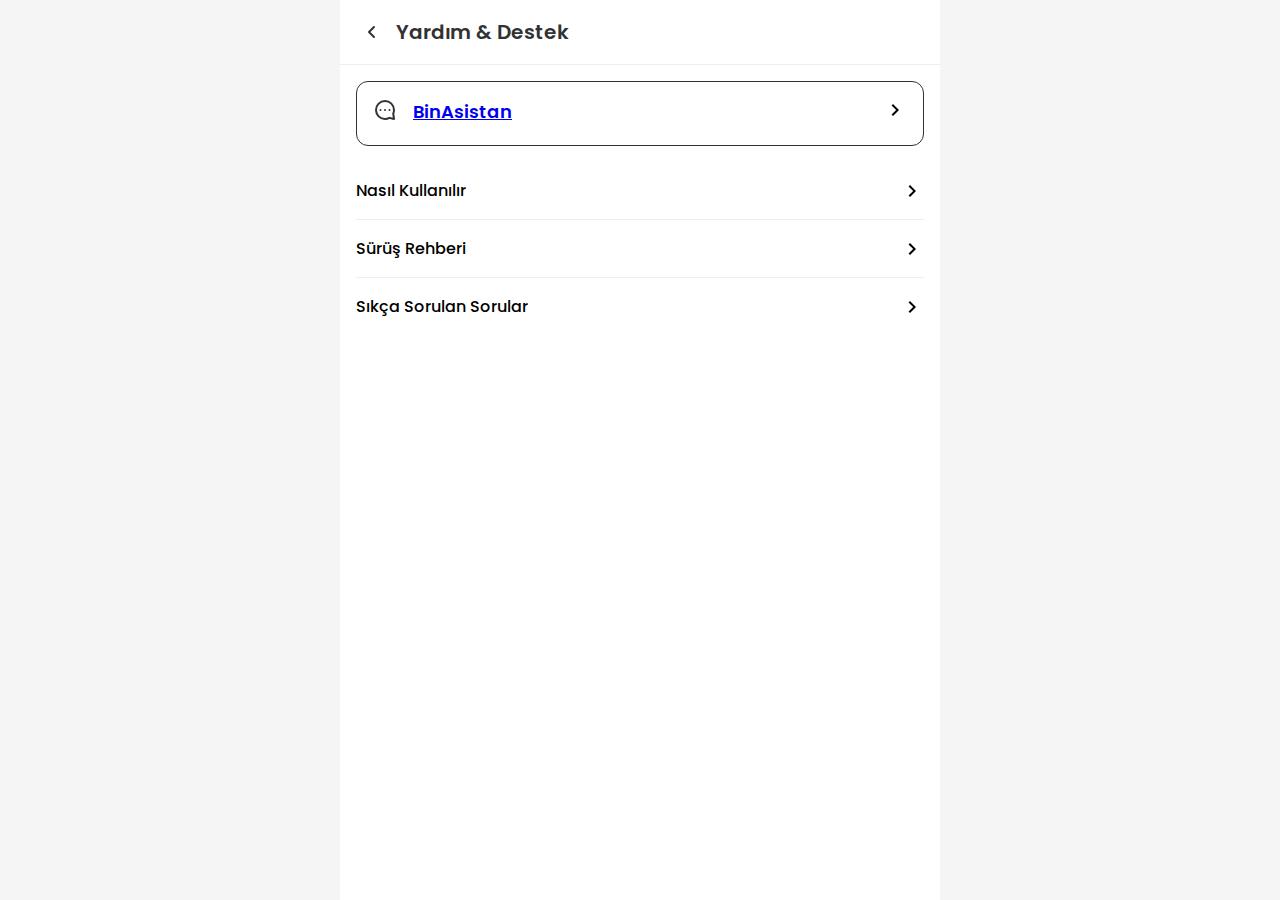
<file: index.html>
<!DOCTYPE html>
<html lang="tr">
<head>
    <meta charset="UTF-8">
    <meta name="viewport" content="width=device-width, initial-scale=1.0, user-scalable=no">
    <title>Yardım & Destek</title>
    <link rel="stylesheet" href="styles.css">
</head>
<body>
<div class="container">
    <header class="header">
        <a href="app://close" class="back-button">
            <img src="images/back-arrow.svg" alt="Geri" width="24" height="24">
        </a>
        <h1>Yardım & Destek</h1>
    </header>

    <a href="app://zendesk" class="support-card" id="binAsistanCard">
        <div class="support-icon">
            <img src="images/support-icon.svg" alt="BinAsistan" width="24" height="24">
        </div>
        <div class="support-content">
            <h2>BinAsistan</h2>
        </div>
        <div class="arrow-icon">
            <svg width="24" height="24" viewBox="0 0 24 24">
                <path d="M8.59 16.59L13.17 12 8.59 7.41 10 6l6 6-6 6-1.41-1.41z"/>
            </svg>
        </div>
    </a>

    <nav class="support-nav">
        <a href="./how-to-use.html?langCode=TR" class="nav-item">
            <span>Nasıl Kullanılır</span>
            <svg width="24" height="24" viewBox="0 0 24 24">
                <path d="M8.59 16.59L13.17 12 8.59 7.41 10 6l6 6-6 6-1.41-1.41z"/>
            </svg>
        </a>
        <a href="./driving-guide.html?langCode=TR" class="nav-item">
            <span>Sürüş Rehberi</span>
            <svg width="24" height="24" viewBox="0 0 24 24">
                <path d="M8.59 16.59L13.17 12 8.59 7.41 10 6l6 6-6 6-1.41-1.41z"/>
            </svg>
        </a>
        <a href="./faq.html?langCode=TR" class="nav-item" id="faqLink">
            <span>Sıkça Sorulan Sorular</span>
            <svg width="24" height="24" viewBox="0 0 24 24">
                <path d="M8.59 16.59L13.17 12 8.59 7.41 10 6l6 6-6 6-1.41-1.41z"/>
            </svg>
        </a>
    </nav>
</div>

<script src="language.js"></script>
<script src="help-support.js"></script>
</body>
</html>
</file>
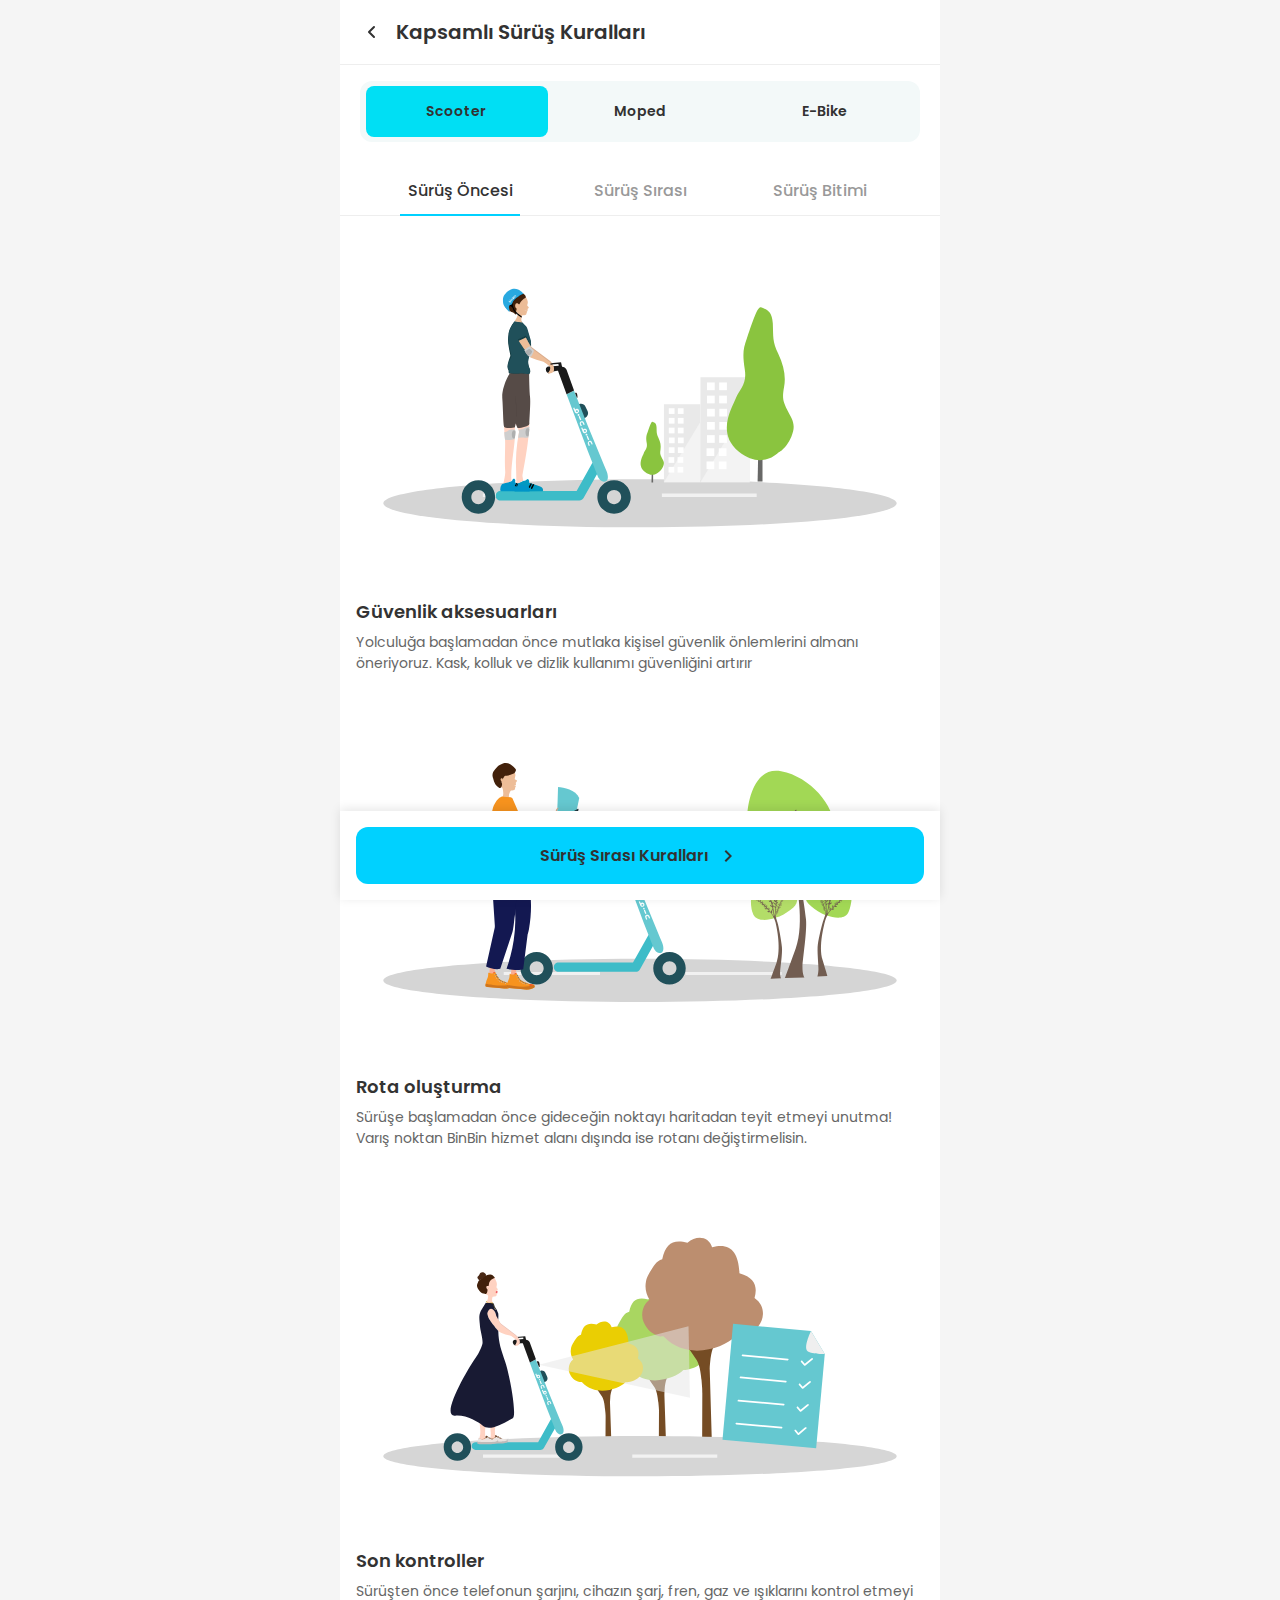
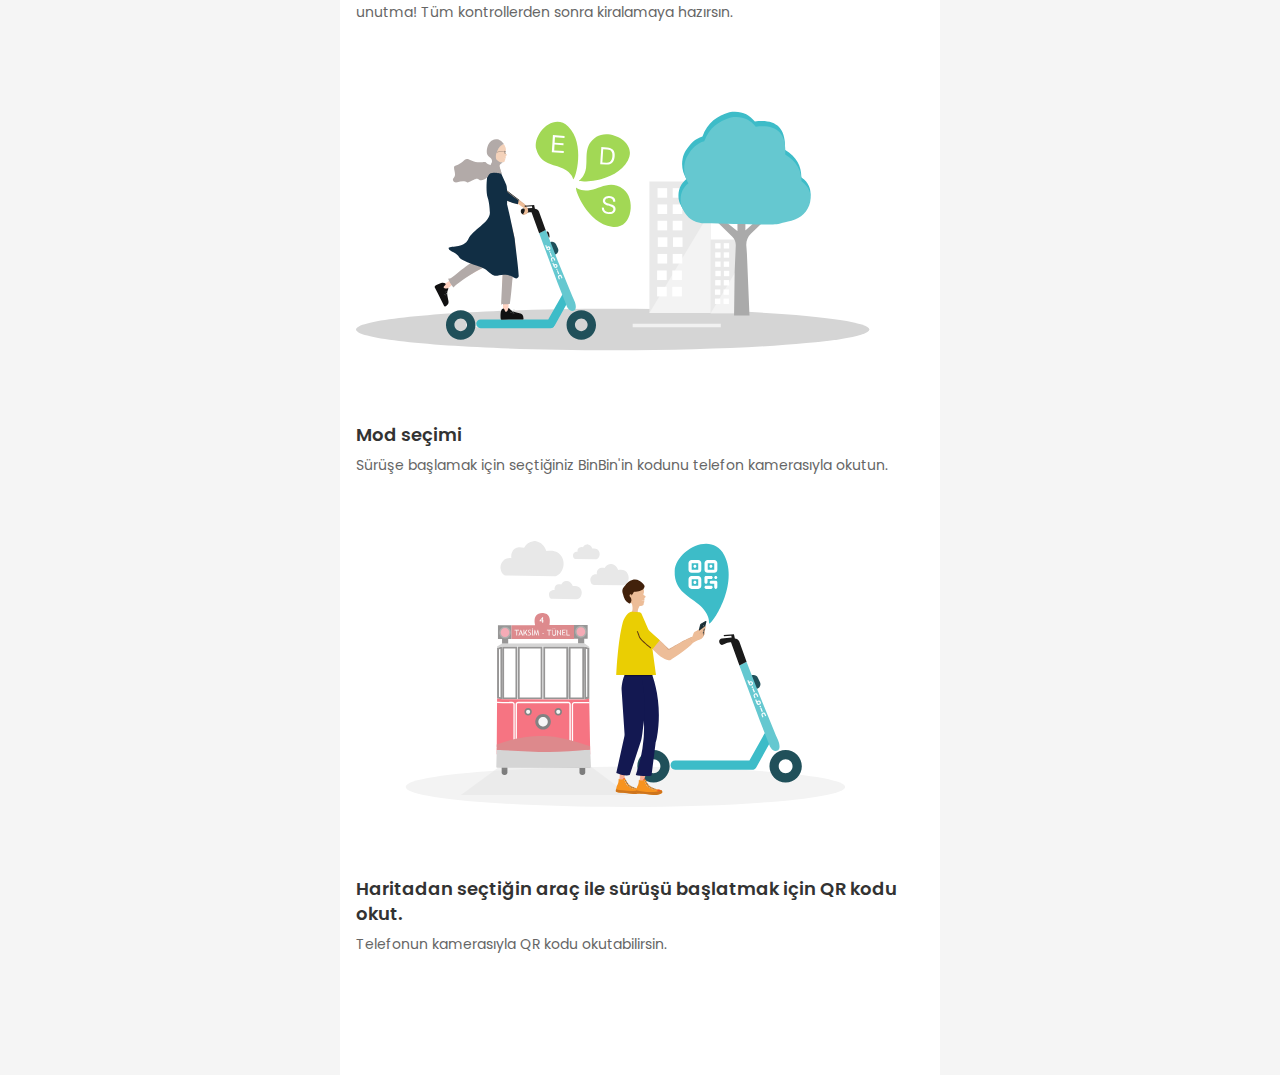
<file: comprehensive-rules.html>
<!DOCTYPE html>
<html lang="tr">

<head>
    <meta charset="UTF-8">
    <meta name="viewport" content="width=device-width, initial-scale=1.0, user-scalable=no">
    <title>Kapsamlı Sürüş Kuralları</title>
    <link rel="stylesheet" href="styles.css">
</head>

<body>
    <div class="container">
        <header class="header">
            <a href="driving-guide.html" class="back-button">
                <img src="images/back-arrow.svg" alt="Geri" width="24" height="24">
            </a>
            <h1>Kapsamlı Sürüş Kuralları</h1>
        </header>

        <!-- Tab Yapısı -->
        <div class="tabs">
            <div class="tab-background">
                <div class="tab-slider"></div>
            </div>
            <button class="tab-button active" data-tab="scooter">Scooter</button>
            <button class="tab-button" data-tab="moped">Moped</button>
            <button class="tab-button" data-tab="ebike">E-Bike</button>
        </div>

        <!-- Alt Tab Menüsü -->
        <div class="sub-tabs">
            <button class="sub-tab-button active" data-section="before">Sürüş Öncesi</button>
            <button class="sub-tab-button" data-section="during">Sürüş Sırası</button>
            <button class="sub-tab-button" data-section="after">Sürüş Bitimi</button>
        </div>

        <!-- İçerik Alanı -->
        <div class="rules-content active" id="scooter-rules">
            <div class="rules-section active" data-section="before">
                <div class="rule-item">
                    <img src="images/scooter_rule_before_1.svg" alt="Haritada BinBin" class="rule-image">
                    <h2>Güvenlik aksesuarları</h2>
                    <p>Yolculuğa başlamadan önce mutlaka kişisel güvenlik önlemlerini almanı öneriyoruz. Kask, kolluk ve
                        dizlik kullanımı güvenliğini artırır</p>
                </div>

                <div class="rule-item">
                    <img src="images/scooter_rule_before_2.svg" alt="QR Kod" class="rule-image">
                    <h2>Rota oluşturma</h2>
                    <p>Sürüşe başlamadan önce gideceğin noktayı haritadan teyit etmeyi unutma! Varış noktan BinBin
                        hizmet alanı dışında ise rotanı değiştirmelisin.</p>
                </div>

                <div class="rule-item">
                    <img src="images/scooter_rule_before_3.svg" alt="Sürüş Modu" class="rule-image">
                    <h2>Son kontroller</h2>
                    <p>Sürüşten önce telefonun şarjını, cihazın şarj, fren, gaz ve ışıklarını kontrol etmeyi unutma! Tüm
                        kontrollerden sonra kiralamaya hazırsın.</p>
                </div>

                <div class="rule-item">
                    <img src="images/scooter_rule_before_4.svg" alt="Güvenlik Pedalı" class="rule-image">
                    <h2>Mod seçimi</h2>
                    <p>Sürüşe başlamak için seçtiğiniz BinBin'in kodunu telefon kamerasıyla okutun.</p>
                </div>

                <div class="rule-item">
                    <img src="images/scooter_rule_before_5.svg" alt="Gaz ve Fren" class="rule-image">
                    <h2>Haritadan seçtiğin araç ile sürüşü başlatmak için QR kodu okut.</h2>
                    <p>Telefonun kamerasıyla QR kodu okutabilirsin.</p>
                </div>
            </div>
            <div class="rules-section" data-section="during">
                <div class="rule-item">
                    <img src="images/scooter_rule_driving_1.svg" alt="Haritada BinBin" class="rule-image">
                    <h2>BinBin sadece senin</h2>
                    <p>BinBin’e iki kişi binmenin güvenli olmadığını unutma! Tek kişilik sürüşünün tadını çıkar.</p>
                </div>

                <div class="rule-item">
                    <img src="images/scooter_rule_driving_2.svg" alt="QR Kod" class="rule-image">
                    <h2>Doğru yolda yolculuk et</h2>
                    <p>Trafik kuralları gereği bisiklet yolunda veya akan trafiğin sağında yolculuk etmelisin. 50 km/s
                        sınırı olan yollarda sürmemelisin.</p>
                </div>

                <div class="rule-item">
                    <img src="images/scooter_rule_driving_3.svg" alt="Sürüş Modu" class="rule-image">
                    <h2>Dengeli bir sürüş</h2>
                    <p>Manevra yaparken işaret vermek dışında tek elle sürüş yapmamalısın. Dengeni bozacak geniş
                        çantalar ve ağır yüklerle sürüş yapmamalısın.</p>
                </div>

                <div class="rule-item">
                    <img src="images/scooter_rule_driving_4.svg" alt="Güvenlik Pedalı" class="rule-image">
                    <h2>Yayalara dikkat</h2>
                    <p>BinBin kullanırken trafik kurallarını unutma! Yaya geçidinden BinBin’i yanında sürerek geçmeli ve
                        kaldırımlarda sürmemelisin. </p>
                </div>
            </div>
            <div class="rules-section" data-section="after">
                <div class="rule-item">
                    <img src="images/scooter_rule_after_1.svg" alt="Haritada BinBin" class="rule-image">
                    <h2>BinBin sadece senin</h2>
                    <p>BinBin’e iki kişi binmenin güvenli olmadığını unutma! Tek kişilik sürüşünün tadını çıkar.</p>
                </div>

                <div class="rule-item">
                    <img src="images/scooter_rule_after_2.svg" alt="QR Kod" class="rule-image">
                    <h2>Doğru yolda yolculuk et</h2>
                    <p>Trafik kuralları gereği bisiklet yolunda veya akan trafiğin sağında yolculuk etmelisin. 50 km/s
                        sınırı olan yollarda sürmemelisin.</p>
                </div>

                <div class="rule-item">
                    <img src="images/scooter_rule_after_3.svg" alt="Sürüş Modu" class="rule-image">
                    <h2>Dengeli bir sürüş</h2>
                    <p>Manevra yaparken işaret vermek dışında tek elle sürüş yapmamalısın. Dengeni bozacak geniş
                        çantalar ve ağır yüklerle sürüş yapmamalısın.</p>
                </div>
            </div>
        </div>

        <!-- İçerik Alanı -->
        <div class="rules-content" id="moped-rules">
            <div class="rules-section active" data-section="before">
                <div class="rule-item">
                    <img src="images/moped_rules_before_1.svg" alt="Haritada BinBin" class="rule-image">
                    <h2>Güvenlik aksesuarları</h2>
                    <p>Yolculuğa başlamadan önce mutlaka kişisel güvenlik önlemlerini almanı öneriyoruz. Kask, kolluk ve
                        dizlik kullanımı güvenliğini artırır</p>
                </div>

                <div class="rule-item">
                    <img src="images/moped_rules_before_2.svg" alt="QR Kod" class="rule-image">
                    <h2>Moped ile sürüşe başlamak için QR kodu okut!</h2>
                    <p>Telefonun kamerasıyla QR kodu okutabilirsin.</p>
                </div>

                <div class="rule-item">
                    <img src="images/moped_rules_before_3.svg" alt="Sürüş Modu" class="rule-image">
                    <h2>Kask kutusu</h2>
                    <p>Kask kutusunun kilidini açmak için sürüş başlat ve kilit aç butonuna tıkla.</p>
                </div>

                <div class="rule-item">
                    <img src="images/moped_rules_before_4.svg" alt="Güvenlik Pedalı" class="rule-image">
                    <h2>Kaskını takmayı unutma</h2>
                    <p>Kutunun üzerindeki düğmeye bastığında kapak açılır. Artık kaskını takabilirsin.</p>
                </div>

                <div class="rule-item">
                    <img src="images/moped_rules_before_5.svg" alt="Gaz ve Fren" class="rule-image">
                    <h2>Ayar tuşları sol, araç çalıştırma sağ tarafta.</h2>
                    <p>Far ayarım, korna ve sinyal tuşlarına sol taraftan ulaşabilir, aracı çalıştırmak için sağ alttaki
                        kontak tuşuna basabilirsin.</p>
                </div>

                <div class="rule-item">
                    <img src="images/moped_rules_before_6.svg" alt="Harita" class="rule-image">
                    <h2>Son kontroller</h2>
                    <p>Sürüşten önce telefonun şarjını, cihazın şarj, fren, gaz ve ışıklarını kontrol etmeyi unutma! Tüm
                        kontrollerden sonra sürüşe hazırsın.</p>
                </div>
            </div>
            <div class="rules-section" data-section="during">
                <div class="rule-item">
                    <img src="images/moped_rules_during_1.svg" alt="Haritada BinBin" class="rule-image">
                    <h2>Dengeli bir sürüş</h2>
                    <p>Manevra yaparken işaret vermek dışında tek elle sürüş yapmamalı, dengeni bozacak geniş çantalar
                        ve ağır yükler almamalısın.</p>
                </div>

                <div class="rule-item">
                    <img src="images/moped_rules_during_2.svg" alt="QR Kod" class="rule-image">
                    <h2>Yayalara dikkat</h2>
                    <p>Moped kullanırken trafik kurallarını unutma! Yayalara dikkat etmeli ve kaldırımlarda
                        sürmemelisin.</p>
                </div>
            </div>
            <div class="rules-section" data-section="after">
                <div class="rule-item">
                    <img src="images/moped_rules_after_1.svg" alt="Haritada BinBin" class="rule-image">
                    <h2>Uygun park alanı</h2>
                    <p>Mopedi otobüs durağı, yürüyüş yolu ve kaldırıma değil; istasyonlara, yola engel olmayacak
                        direklere ve hizmet alanlarına park etmelisin.</p>
                </div>

                <div class="rule-item">
                    <img src="images/moped_rules_after_2.svg" alt="QR Kod" class="rule-image">
                    <h2>Sürüşünü bitirmek için kontak tuşuna basmayı unutma</h2>
                    <p>Sürüşünü bitirmek için sağ altta yer alan kontak tuşuna basmalısın.</p>
                </div>

                <div class="rule-item">
                    <img src="images/moped_rules_after_3.svg" alt="Sürüş Modu" class="rule-image">
                    <h2>Fotoğraf çek ve bitir</h2>
                    <p>Sürüşü bitirmek için son adım, fotoğraf çekmek! Mopedin tamamını gösteren bir fotoğraf
                        çekmelisin.</p>
                </div>
            </div>
        </div>

        <!-- İçerik Alanı -->
        <div class="rules-content" id="ebike-rules">
            <div class="rules-section active" data-section="before">
                <div class="rule-item">
                    <img src="images/ebike_rules_before_1.svg" alt="Haritada BinBin" class="rule-image">
                    <h2>Güvenlik aksesuarları</h2>
                    <p>Yolculuğa başlamadan önce mutlaka kişisel güvenlik önlemlerini almanı öneriyoruz. Kask, kolluk ve
                        dizlik kullanımı güvenliğini artırır</p>
                </div>

                <div class="rule-item">
                    <img src="images/ebike_rules_before_2.svg" alt="QR Kod" class="rule-image">
                    <h2>Seçtiğin bisiklet ile sürüşe başlamak için QR kodu okut!</h2>
                    <p>Telefonunun kamerasıyla QR kodu okutabilirsin.</p>
                </div>

                <div class="rule-item">
                    <img src="images/ebike_rules_before_3.svg" alt="Sürüş Modu" class="rule-image">
                    <h2>Son kontroller</h2>
                    <p>Sürüşten önce telefonun şarjını, cihazın şarj, fren, gaz ve ışıklarını kontrol etmeyi unutma! Tüm
                        kontrollerden sonra kiralamaya hazırsın.</p>
                </div>
            </div>
            <div class="rules-section" data-section="during">
                <div class="rule-item">
                    <img src="images/ebike_rule_during_1.svg" alt="Haritada BinBin" class="rule-image">
                    <h2>Doğru yolda yolculuk et</h2>
                    <p>Trafik kuralları gereği bisiklet yolunda veya akan trafiğin sağında yolculuk etmelisin. 50 km/s
                        hız sınırı olan yollarda sürmemelisin.</p>
                </div>

                <div class="rule-item">
                    <img src="images/ebike_rule_during_2.svg" alt="Sürüş Modu" class="rule-image">
                    <h2>Dengeli bir sürüş</h2>
                    <p>Manevra yaparken işaret vermek dışında tek elle sürüş yapmamalısın. Dengeni bozacak geniş
                        çantalar ve ağır yüklerle sürüş yapmamalısın.</p>
                </div>

                <div class="rule-item">
                    <img src="images/ebike_rule_during_3.svg" alt="QR Kod" class="rule-image">
                    <h2>Yayalara dikkat</h2>
                    <p>Bisikleti kullanırken trafik kurallarını unutma! Kaldırımlarda sürmemelisin.</p>
                </div>
            </div>
            <div class="rules-section" data-section="after">
                <div class="rule-item">
                    <img src="images/ebike_rule_after_1.svg" alt="Haritada BinBin" class="rule-image">
                    <h2>Uygun park alanı</h2>
                    <p>Bisikletini otobüs durağı, yürüyüş yolu ve kaldırıma değil; istasyonlara, yola engel olmayacak
                        direklere ve hizmet alanlarına park etmelisin.</p>
                </div>

                <div class="rule-item">
                    <img src="images/ebike_rule_after_2.svg" alt="QR Kod" class="rule-image">
                    <h2>Fotoğraf çek ve bitir</h2>
                    <p>Sürüşünü bitirmek için sağ altta yer alan kontak tuşuna basmalısın.</p>
                </div>
            </div>
        </div>

        <!-- Alt Buton -->
        <div class="fixed-bottom">
            <button class="next-button">
                <span>Sürüş Sırası Kuralları</span>
            </button>
        </div>
    </div>

    <script src="comprehensive-rules.js"></script>
</body>

</html>
</file>
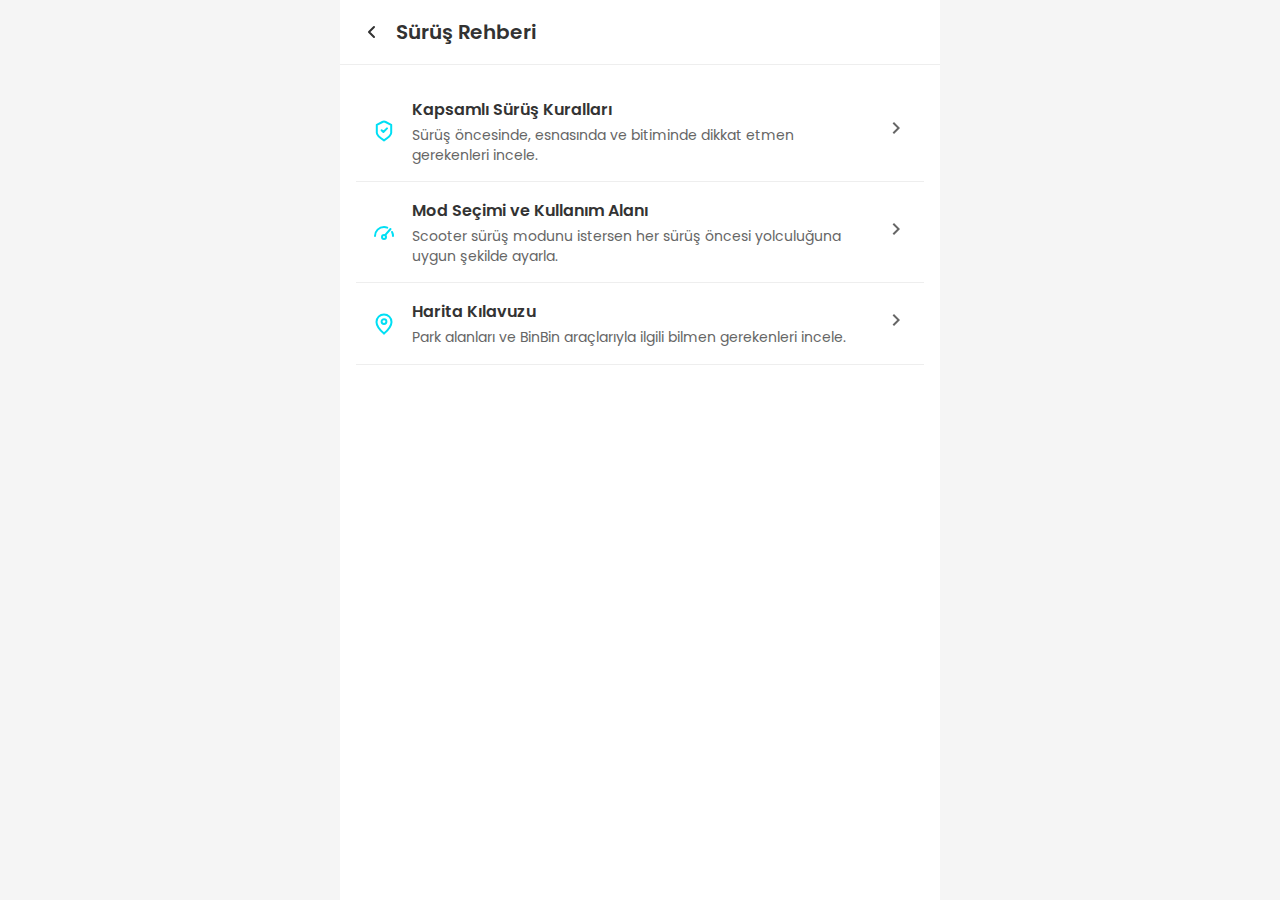
<file: driving-guide.html>
<!DOCTYPE html>
<html lang="tr">
<head>
    <meta charset="UTF-8">
    <meta name="viewport" content="width=device-width, initial-scale=1.0, user-scalable=no">
    <title>Sürüş Rehberi</title>
    <link rel="stylesheet" href="styles.css">
</head>
<body>
    <div class="container">
        <header class="header">
            <a href="help-support.html" class="back-button">
                <img src="images/back-arrow.svg" alt="Geri" width="24" height="24">
            </a>
            <h1>Sürüş Rehberi</h1>
        </header>

        <div class="guide-list">
            <a href="comprehensive-rules.html" class="guide-item">
                <div class="guide-icon">
                    <img src="images/comprehensive-rules-icon.svg" alt="Kapsamlı Kurallar" width="24" height="24">
                </div>
                <div class="guide-content">
                    <h2>Kapsamlı Sürüş Kuralları</h2>
                    <p>Sürüş öncesinde, esnasında ve bitiminde dikkat etmen gerekenleri incele.</p>
                </div>
                <div class="guide-arrow">
                    <svg width="24" height="24" fill="#666" viewBox="0 0 24 24">
                        <path d="M8.59 16.59L13.17 12 8.59 7.41 10 6l6 6-6 6-1.41-1.41z"/>
                    </svg>
                </div>
            </a>

            <a href="mode-selection.html" class="guide-item">
                <div class="guide-icon">
                    <img src="images/mod-selection-icon.svg" alt="Mod Seçimi" width="24" height="24">
                </div>
                <div class="guide-content">
                    <h2>Mod Seçimi ve Kullanım Alanı</h2>
                    <p>Scooter sürüş modunu istersen her sürüş öncesi yolculuğuna uygun şekilde ayarla.</p>
                </div>
                <div class="guide-arrow">
                    <svg width="24" height="24" fill="#666" viewBox="0 0 24 24">
                        <path d="M8.59 16.59L13.17 12 8.59 7.41 10 6l6 6-6 6-1.41-1.41z"/>
                    </svg>
                </div>
            </a>

            <a href="map-guide.html" class="guide-item">
                <div class="guide-icon">
                    <img src="images/map-guide-icon.svg" alt="Harita Kılavuzu" width="24" height="24">
                </div>
                <div class="guide-content">
                    <h2>Harita Kılavuzu</h2>
                    <p>Park alanları ve BinBin araçlarıyla ilgili bilmen gerekenleri incele.</p>
                </div>
                <div class="guide-arrow">
                    <svg width="24" height="24" fill="#666" viewBox="0 0 24 24">
                        <path d="M8.59 16.59L13.17 12 8.59 7.41 10 6l6 6-6 6-1.41-1.41z"/>
                    </svg>
                </div>
            </a>
        </div>
    </div>
</body>
</html>
</file>
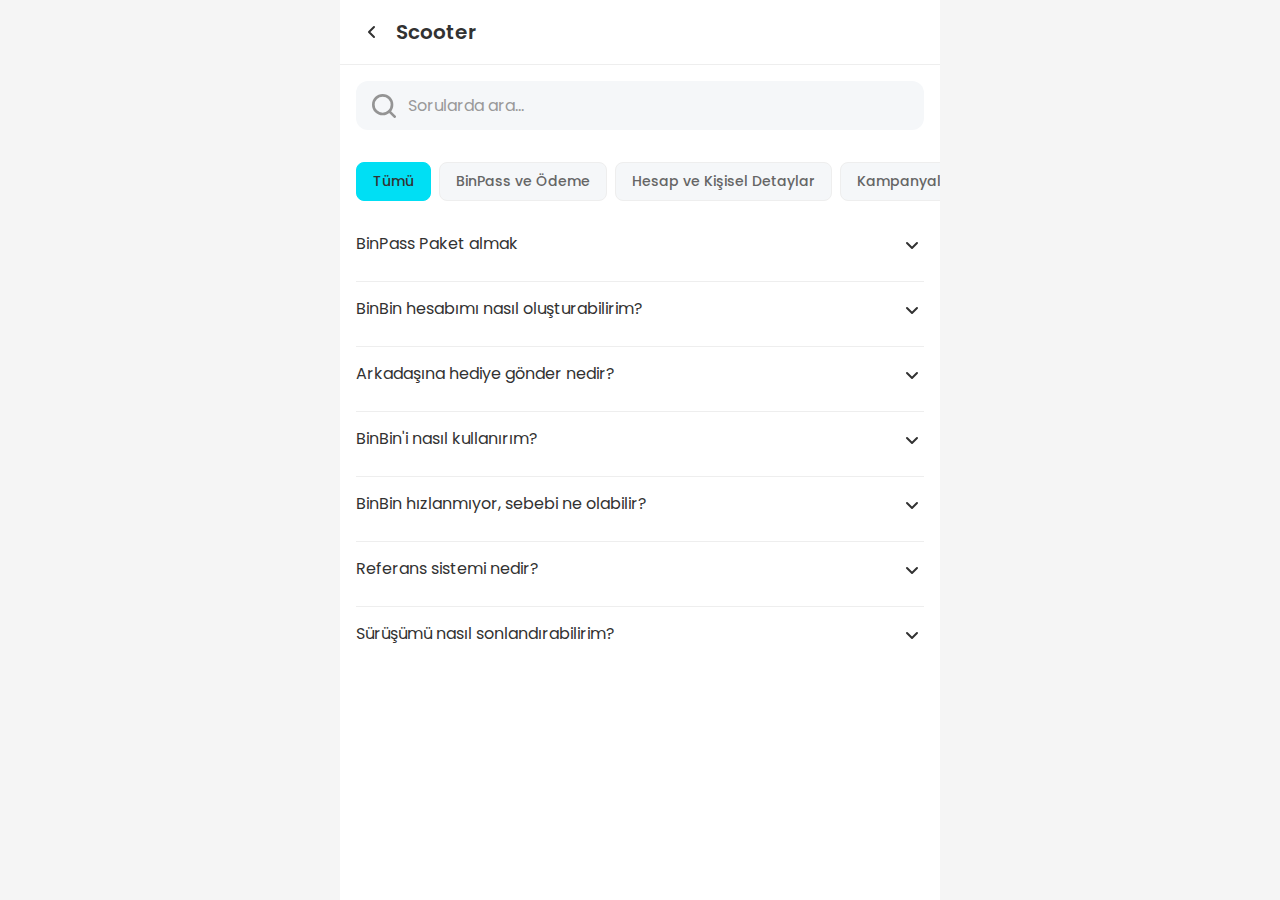
<file: faq-details.html>
<!DOCTYPE html>
<html lang="tr">
<head>
    <meta charset="UTF-8">
    <meta name="viewport" content="width=device-width, initial-scale=1.0, user-scalable=no">
    <title>SSS Detay</title> <!-- Başlık JS ile dinamik olarak ayarlanacak -->
    <link rel="stylesheet" href="styles.css">
</head>
<body>
    <div class="container">
        <header class="header">
            <a href="faq.html" class="back-button"> <!-- Geri butonu faq.html'e dönecek -->
                <img src="images/back-arrow.svg" alt="Geri" width="24" height="24">
            </a>
            <h1 id="faq-details-title">Araç Adı</h1> <!-- Başlık JS ile dinamik olarak ayarlanacak -->
        </header>

        <!-- Arama Kutusu -->
        <div class="search-container">
            <div class="search-box">
                <img src="images/search-icon.svg" alt="Ara" class="search-icon">
                <input type="text" placeholder="Sorularda ara..." class="search-input">
            </div>
        </div>

        <!-- Filtre Sekmeleri (JS ile dinamik olarak doldurulacak) -->
        <div class="filter-tabs">
            <!-- Örnek: <button class="filter-tab active" data-filter="all">Tümü</button> -->
        </div>

        <!-- Sıkça Sorulan Sorular Listesi (JS ile dinamik olarak doldurulacak) -->
        <div class="faq-list-details">
            <!-- Sorular buraya JS ile eklenecek -->
        </div>
    </div>

    <script src="faq-details.js"></script>
</body>
</html>
</file>
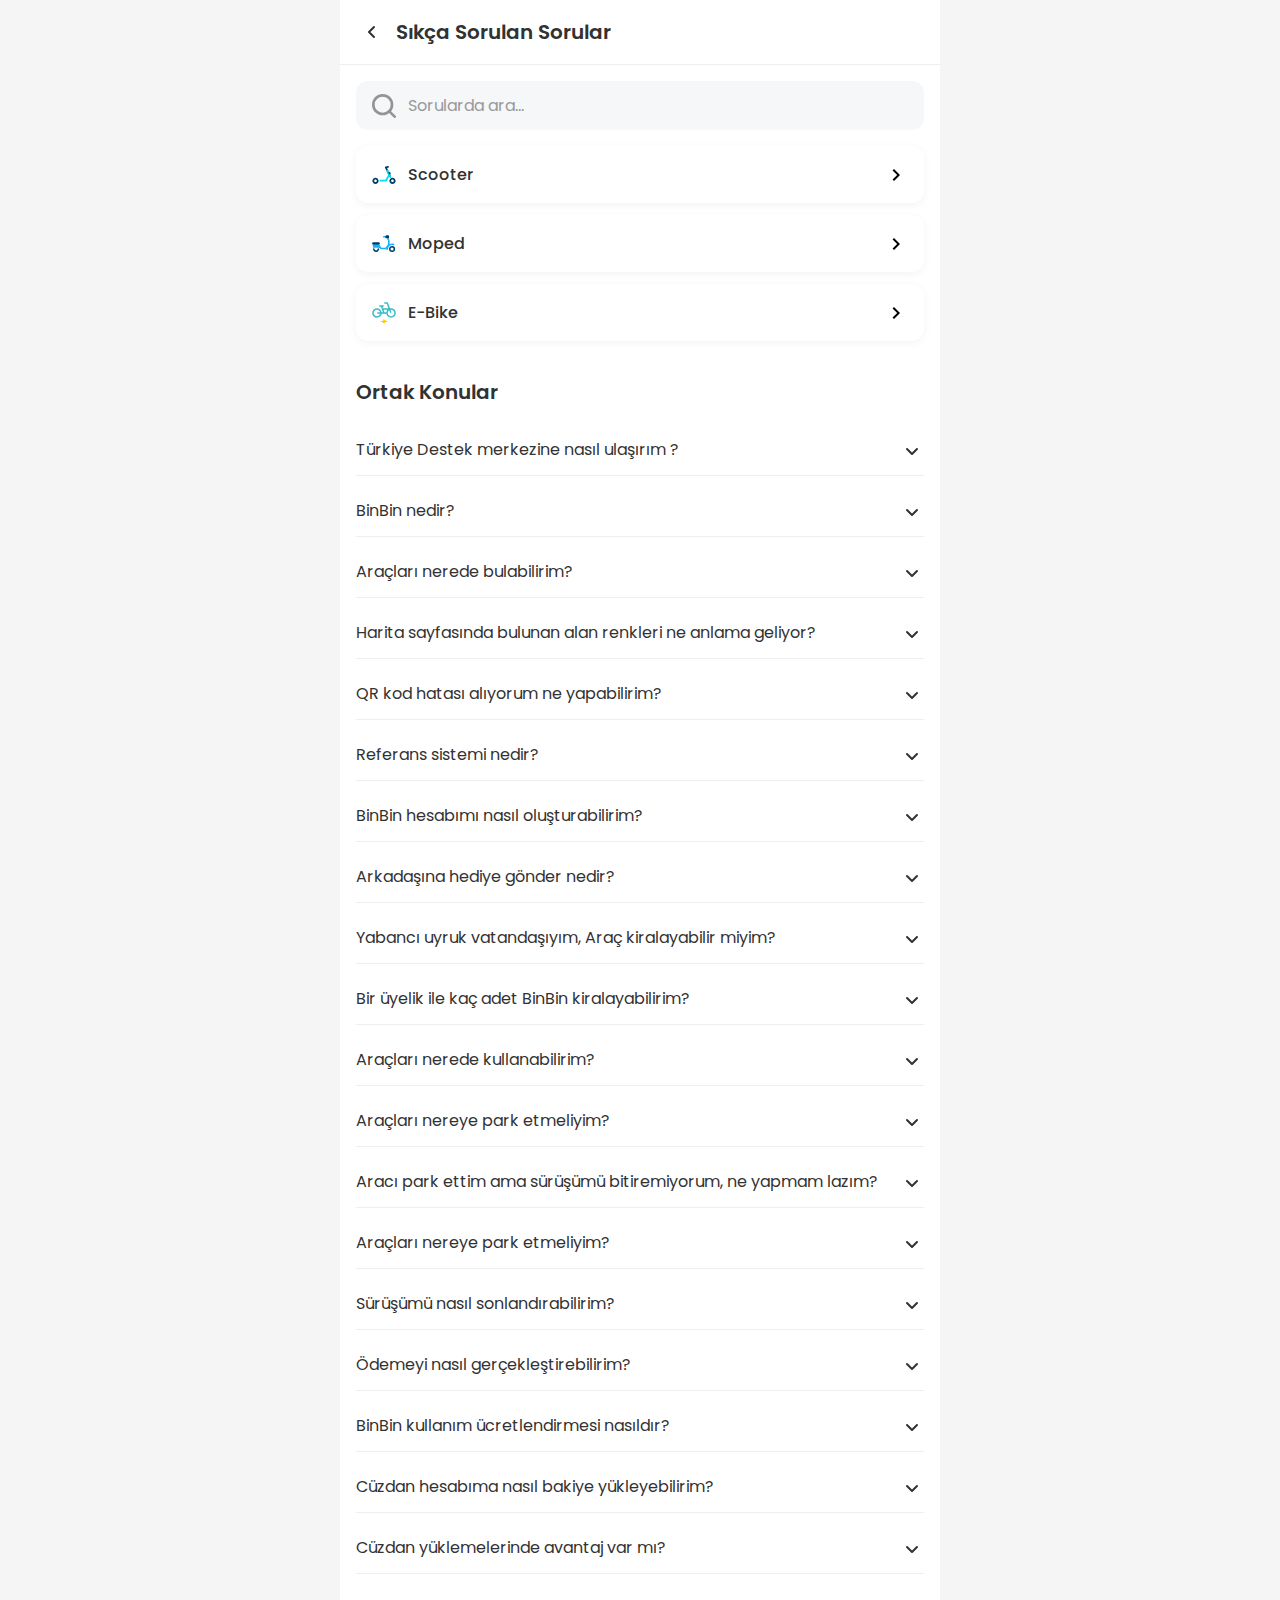
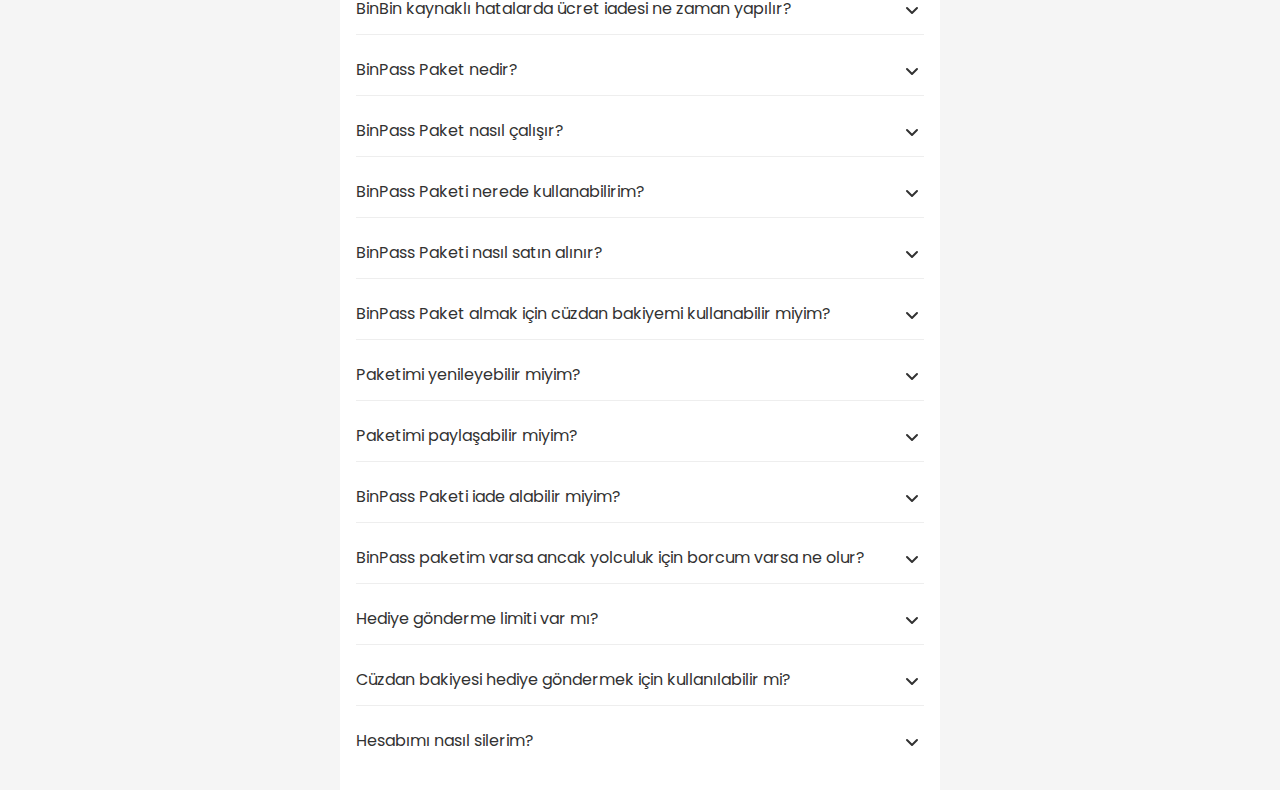
<file: faq.html>
<!DOCTYPE html>
<html lang="tr">
<head>
    <meta charset="UTF-8">
    <meta name="viewport" content="width=device-width, initial-scale=1.0, user-scalable=no">
    <title>Sıkça Sorulan Sorular</title>
    <link rel="stylesheet" href="styles.css">
</head>
<body>
    <div class="container">
        <header class="header">
            <a href="help-support.html" class="back-button">
                <img src="images/back-arrow.svg" alt="Geri" width="24" height="24">
            </a>
            <h1>Sıkça Sorulan Sorular</h1>
        </header>

        <!-- Arama Kutusu -->
        <div class="search-container">
            <div class="search-box">
                <img src="images/search-icon.svg" alt="Ara" class="search-icon">
                <input type="text" placeholder="Sorularda ara..." class="search-input">
            </div>
        </div>

        <!-- Araç Seçimi -->
        <div class="vehicle-selection">
            <div class="vehicle-option" id="vehicle-scooter">
                <img src="images/scooter-icon.svg" alt="Scooter" class="vehicle-icon">
                <span>Scooter</span>
                <svg width="24" height="24" viewBox="0 0 24 24">
                    <path d="M8.59 16.59L13.17 12 8.59 7.41 10 6l6 6-6 6-1.41-1.41z"/>
                </svg>
            </div>
            <div class="vehicle-option" id="vehicle-moped">
                <img src="images/moped-icon.svg" alt="Moped" class="vehicle-icon">
                <span>Moped</span>
                <svg width="24" height="24" viewBox="0 0 24 24">
                    <path d="M8.59 16.59L13.17 12 8.59 7.41 10 6l6 6-6 6-1.41-1.41z"/>
                </svg>
            </div>
            <div class="vehicle-option" id="vehicle-ebike">
                <img src="images/e-bike-icon.svg" alt="E-Bike" class="vehicle-icon">
                <span>E-Bike</span>
                <svg width="24" height="24" viewBox="0 0 24 24">
                    <path d="M8.59 16.59L13.17 12 8.59 7.41 10 6l6 6-6 6-1.41-1.41z"/>
                </svg>
            </div>
        </div>

        <!-- Ortak Konular -->
        <div class="common-topics">
            <h2>Ortak Konular</h2>
            <div class="faq-list">
                <div class="faq-item">
                    <div class="faq-question">
                        <span>Sürüş için yaş sınırları nedir?</span>
                        <img src="images/chevron-down.svg" alt="Aç/Kapat" class="chevron-icon">
                    </div>
                </div>

                <div class="faq-item">
                    <div class="faq-question">
                        <span>Rezervasyonu iptal etmek için bir ücret var mı?</span>
                        <img src="images/chevron-down.svg" alt="Aç/Kapat" class="chevron-icon">
                    </div>
                </div>

                <div class="faq-item">
                    <div class="faq-question">
                        <span>Sürüş için yaş sınırları nedir?</span>
                        <img src="images/chevron-down.svg" alt="Aç/Kapat" class="chevron-icon">
                    </div>
                </div>

                <div class="faq-item">
                    <div class="faq-question">
                        <span>Rezervasyonu iptal etmek için bir ücret var mı? Lorem ipsum dolor sid amed, dolor lorem ipsum dolor.</span>
                        <img src="images/chevron-down.svg" alt="Aç/Kapat" class="chevron-icon">
                    </div>
                </div>

                <div class="faq-item">
                    <div class="faq-question">
                        <span>Sürüş için yaş sınırları nedir?</span>
                        <img src="images/chevron-down.svg" alt="Aç/Kapat" class="chevron-icon">
                    </div>
                </div>

                <div class="faq-item">
                    <div class="faq-question">
                        <span>Rezervasyonu iptal etmek için bir ücret var mı?</span>
                        <img src="images/chevron-down.svg" alt="Aç/Kapat" class="chevron-icon">
                    </div>
                </div>
            </div>
        </div>
    </div>

    <script src="faq.js"></script>
</body>
</html>
</file>
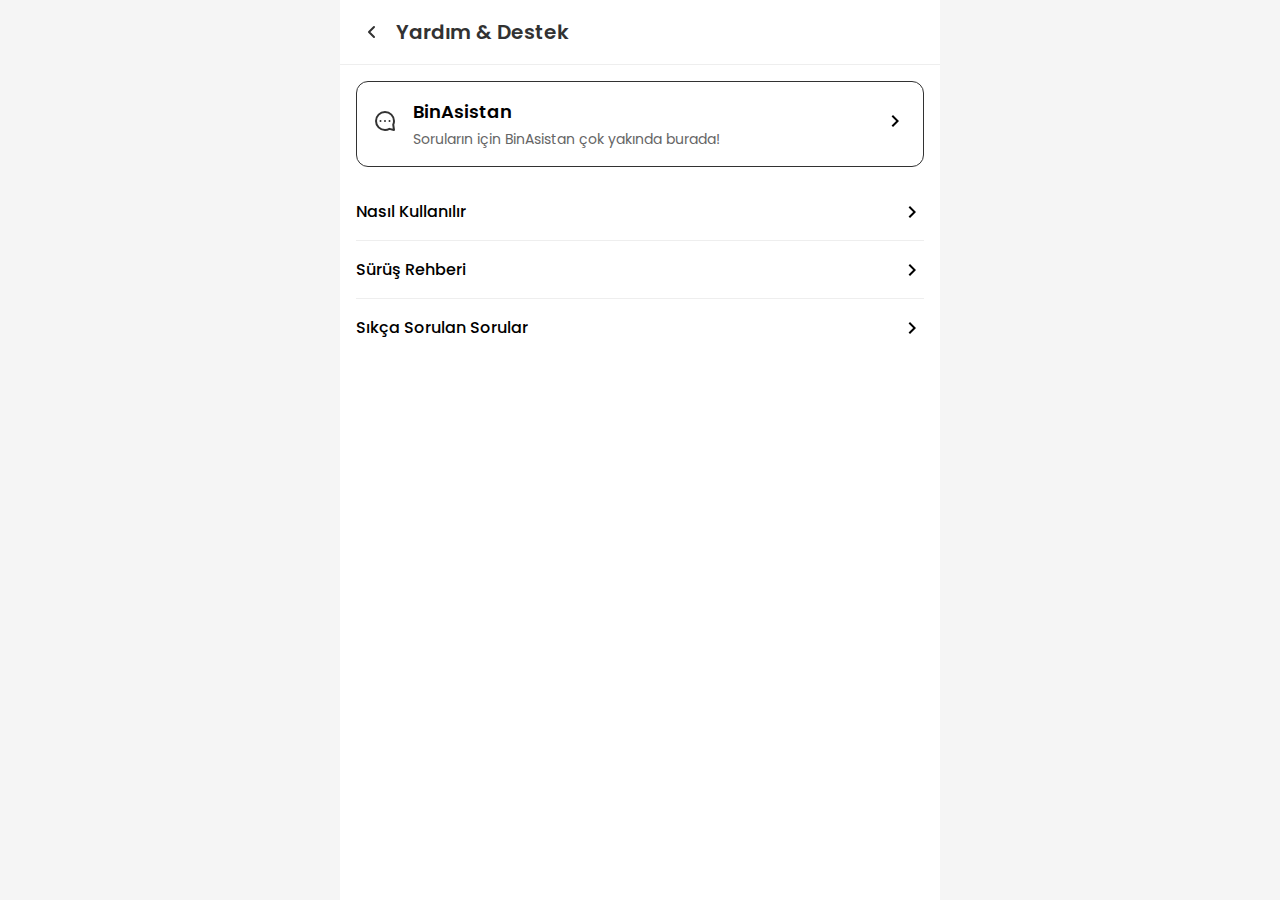
<file: help-support.html>
<!DOCTYPE html>
<html lang="tr">
<head>
    <meta charset="UTF-8">
    <meta name="viewport" content="width=device-width, initial-scale=1.0, user-scalable=no">
    <title>Yardım & Destek</title>
    <link rel="stylesheet" href="styles.css">
</head>
<body>
<div class="container">
    <header class="header">
        <a href="app://close" class="back-button">
            <img src="images/back-arrow.svg" alt="Geri" width="24" height="24">
        </a>
        <h1>Yardım & Destek</h1>
    </header>

    <div class="support-card" id="binAsistanCard">
        <div class="support-icon">
            <img src="images/support-icon.svg" alt="BinAsistan" width="24" height="24">
        </div>
        <div class="support-content">
            <h2>BinAsistan</h2>
            <p>Soruların için BinAsistan çok yakında burada!</p>
        </div>
        <div class="arrow-icon">
            <svg width="24" height="24" viewBox="0 0 24 24">
                <path d="M8.59 16.59L13.17 12 8.59 7.41 10 6l6 6-6 6-1.41-1.41z"/>
            </svg>
        </div>
    </div>

    <nav class="support-nav">
        <a href="how-to-use.html" class="nav-item">
            <span>Nasıl Kullanılır</span>
            <svg width="24" height="24" viewBox="0 0 24 24">
                <path d="M8.59 16.59L13.17 12 8.59 7.41 10 6l6 6-6 6-1.41-1.41z"/>
            </svg>
        </a>
        <a href="driving-guide.html" class="nav-item">
            <span>Sürüş Rehberi</span>
            <svg width="24" height="24" viewBox="0 0 24 24">
                <path d="M8.59 16.59L13.17 12 8.59 7.41 10 6l6 6-6 6-1.41-1.41z"/>
            </svg>
        </a>
        <a href="faq.html" class="nav-item" id="faqLink">
            <span>Sıkça Sorulan Sorular</span>
            <svg width="24" height="24" viewBox="0 0 24 24">
                <path d="M8.59 16.59L13.17 12 8.59 7.41 10 6l6 6-6 6-1.41-1.41z"/>
            </svg>
        </a>
    </nav>
</div>

<script src="help-support.js"></script>
</body>
</html>
</file>
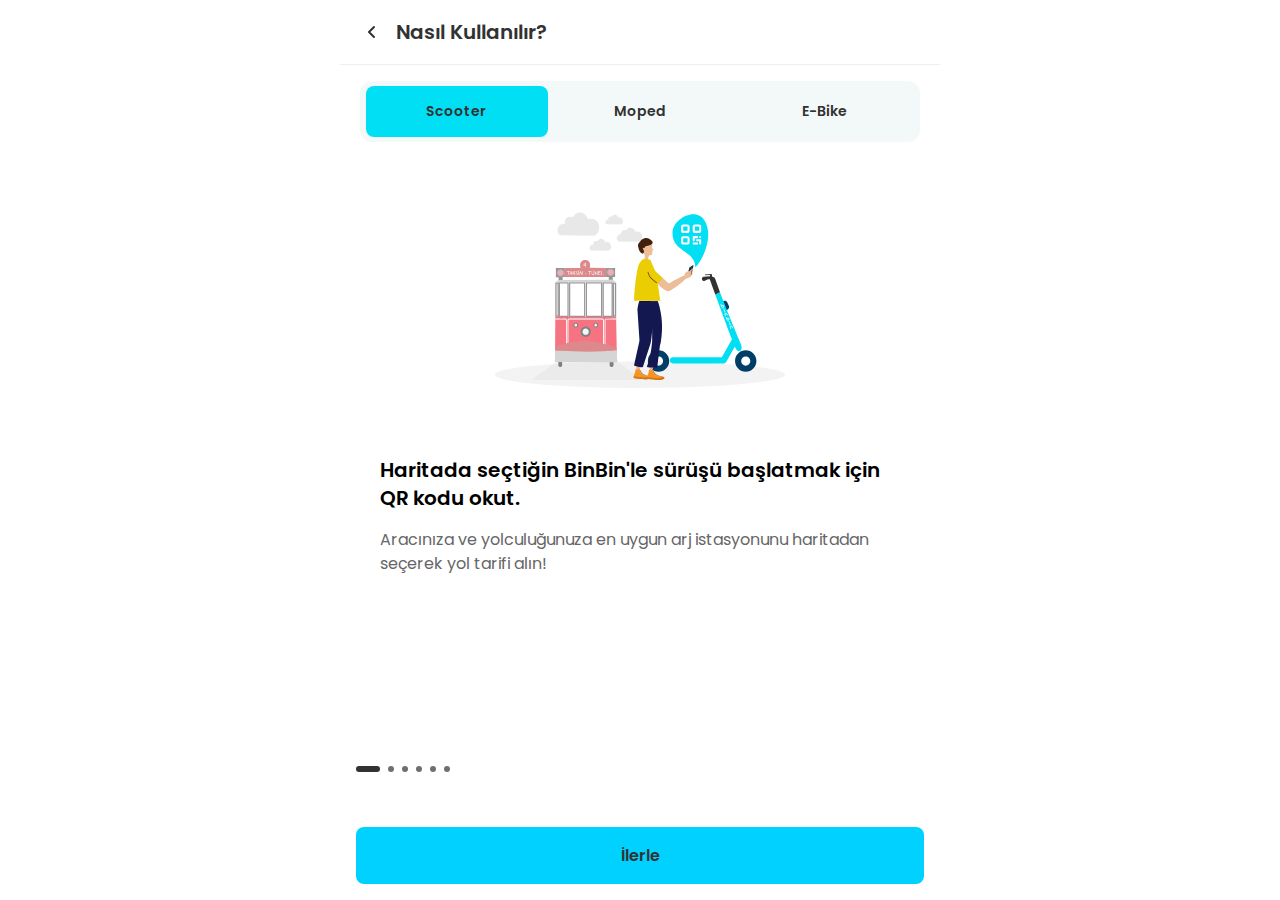
<file: how-to-use.html>
<!DOCTYPE html>
<html lang="tr">
<head>
    <meta charset="UTF-8">
    <meta name="viewport" content="width=device-width, initial-scale=1.0, user-scalable=no">
    <title>Nasıl Kullanılır?</title>
    <link rel="stylesheet" href="how-to-use.css">
</head>
<body>
<div class="container">
    <header class="header">
        <a href="help-support.html" class="back-button">
            <img src="images/back-arrow.svg" alt="Geri" width="24" height="24">
        </a>
        <h1>Nasıl Kullanılır?</h1>
    </header>

    <div class="tabs">
        <div class="tab-background">
            <div class="tab-slider"></div>
        </div>
        <button class="tab-button active" data-tab="scooter">Scooter</button>
        <button class="tab-button" data-tab="moped">Moped</button>
        <button class="tab-button" data-tab="ebike">E-Bike</button>
    </div>

    <div class="slider-container">
        <div class="slide-dots">
            <span class="dot active"></span>
            <span class="dot"></span>
            <span class="dot"></span>
            <span class="dot"></span>
            <span class="dot"></span>
            <span class="dot"></span>
        </div>
        <div class="slider active" id="scooter-slider">
            <!-- Slide 1 -->
            <div class="slide active" data-slide="1">
                <div class="slide-content">
                    <img src="images/how-to-use-scooter.svg" alt="Scooter QR" class="slide-image">
                    <h2>Haritada seçtiğin BinBin'le sürüşü başlatmak için QR kodu okut.</h2>
                    <p>Aracınıza ve yolculuğunuza en uygun arj istasyonunu haritadan seçerek yol tarifi alın!</p>
                </div>
            </div>

            <!-- Slide 2 -->
            <div class="slide" data-slide="2">
                <div class="slide-content">
                    <img src="images/how-to-use-scooter.svg" alt="Scooter Güvenlik" class="slide-image">
                    <h2>Güvenlik pedalını kaldır ve ayağını iterek hızlan!</h2>
                    <p>Sürüşe başlamak için seçtiğiniz BinBin'in kodunu telefon kamerasıyla okutun.</p>
                </div>
            </div>

            <!-- Slide 3 -->
            <div class="slide" data-slide="3">
                <div class="slide-content">
                    <img src="images/how-to-use-scooter.svg" alt="Scooter Kontrol" class="slide-image">
                    <h2>Gaz ve freni kontrollü kullanarak sürüşe başla!</h2>
                    <p>Sürüşe başlamak için seçtiğiniz BinBin'in kodunu telefon kamerasıyla okutun.</p>
                </div>
            </div>

            <!-- Slide 4 -->
            <div class="slide" data-slide="4">
                <div class="slide-content">
                    <img src="images/how-to-use-scooter.svg" alt="Scooter Mod" class="slide-image">
                    <h2>Scooter sürüş modunu her sürüş öncesi rotana uygun ayarla!</h2>
                    <p>BinBin'de 3 sürüş modu bulunur. Scooter direksiyonu üzerindeki kapatma tuşuna 2 kez bastığında bu modları görebilirsin.</p>
                </div>
            </div>

            <!-- Slide 5 -->
            <div class="slide" data-slide="5">
                <div class="slide-content">
                    <img src="images/how-to-use-scooter.svg" alt="Bisiklet Yolu" class="slide-image">
                    <h2>Bisiklet yollarını tercih ederek sürüş gerçekleştirmeni öneririz</h2>
                    <p>Rotanda bisiklet yolu bulunuyorsa sürüş güvenliği için bu yolu kullanabilirsin.</p>
                </div>
            </div>

            <!-- Slide 6 -->
            <div class="slide final-slide" data-slide="6">
                <div class="slide-content">
                    <h2 class="final-title">Son olarak, güvenlik kurallarını tekrar hatırlatalım</h2>
                    <div class="safety-rules">
                        <div class="safety-rule">
                            <img src="images/helmet-icon.svg" alt="Kask" class="rule-icon">
                            <div class="rule-content">
                                <h3>Kişisel kaskını kullan!</h3>
                                <p>Sürüşlerini kask kullanımı ile daha güvenli gerçekleştirebilirsin.</p>
                            </div>
                        </div>
                        <div class="safety-rule">
                            <img src="images/traffic-icon.svg" alt="Trafik" class="rule-icon">
                            <div class="rule-content">
                                <h3>Trafik kurallarına uy!</h3>
                                <p>Lorem ipsum dolor sit amet and lorem ipsum dolor sit amet.</p>
                            </div>
                        </div>
                        <div class="safety-rule">
                            <img src="images/no-alcohol-icon.svg" alt="Alkol Yasak" class="rule-icon">
                            <div class="rule-content">
                                <h3>Alkollü sürmek yasaktır!</h3>
                                <p>Lorem ipsum dolor sit amet and lorem ipsum dolor sit amet.</p>
                            </div>
                        </div>
                        <div class="safety-rule">
                            <img src="images/single-rider-icon.svg" alt="Tek Kişi" class="rule-icon">
                            <div class="rule-content">
                                <h3>BinBin'i tek kişi kullan!</h3>
                                <p>Lorem ipsum dolor sit amet and lorem ipsum dolor sit amet.</p>
                            </div>
                        </div>
                    </div>
                </div>
            </div>
        </div>

        <div class="slider" id="moped-slider">
            <!-- Slide 1 -->
            <div class="slide active" data-slide="1">
                <div class="slide-content">
                    <img src="images/how-to-use-moped.svg" alt="Scooter QR" class="slide-image">
                    <h2>Haritada seçtiğin BinBin'le sürüşü başlatmak için QR kodu okut.</h2>
                    <p>Aracınıza ve yolculuğunuza en uygun arj istasyonunu haritadan seçerek yol tarifi alın!</p>
                </div>
            </div>

            <!-- Slide 2 -->
            <div class="slide" data-slide="2">
                <div class="slide-content">
                    <img src="images/how-to-use-moped.svg" alt="Scooter Güvenlik" class="slide-image">
                    <h2>Güvenlik pedalını kaldır ve ayağını iterek hızlan!</h2>
                    <p>Sürüşe başlamak için seçtiğiniz BinBin'in kodunu telefon kamerasıyla okutun.</p>
                </div>
            </div>

            <!-- Slide 3 -->
            <div class="slide" data-slide="3">
                <div class="slide-content">
                    <img src="images/how-to-use-moped.svg" alt="Scooter Kontrol" class="slide-image">
                    <h2>Gaz ve freni kontrollü kullanarak sürüşe başla!</h2>
                    <p>Sürüşe başlamak için seçtiğiniz BinBin'in kodunu telefon kamerasıyla okutun.</p>
                </div>
            </div>

            <!-- Slide 4 -->
            <div class="slide" data-slide="4">
                <div class="slide-content">
                    <img src="images/how-to-use-moped.svg" alt="Scooter Mod" class="slide-image">
                    <h2>Scooter sürüş modunu her sürüş öncesi rotana uygun ayarla!</h2>
                    <p>BinBin'de 3 sürüş modu bulunur. Scooter direksiyonu üzerindeki kapatma tuşuna 2 kez bastığında bu modları görebilirsin.</p>
                </div>
            </div>

            <!-- Slide 5 -->
            <div class="slide" data-slide="5">
                <div class="slide-content">
                    <img src="images/how-to-use-moped.svg" alt="Bisiklet Yolu" class="slide-image">
                    <h2>Bisiklet yollarını tercih ederek sürüş gerçekleştirmeni öneririz</h2>
                    <p>Rotanda bisiklet yolu bulunuyorsa sürüş güvenliği için bu yolu kullanabilirsin.</p>
                </div>
            </div>

            <!-- Slide 6 -->
            <div class="slide final-slide" data-slide="6">
                <div class="slide-content">
                    <h2 class="final-title">Son olarak, güvenlik kurallarını tekrar hatırlatalım</h2>
                    <div class="safety-rules">
                        <div class="safety-rule">
                            <img src="images/helmet-icon.svg" alt="Kask" class="rule-icon">
                            <div class="rule-content">
                                <h3>Kişisel kaskını kullan!</h3>
                                <p>Sürüşlerini kask kullanımı ile daha güvenli gerçekleştirebilirsin.</p>
                            </div>
                        </div>
                        <div class="safety-rule">
                            <img src="images/traffic-icon.svg" alt="Trafik" class="rule-icon">
                            <div class="rule-content">
                                <h3>Trafik kurallarına uy!</h3>
                                <p>Lorem ipsum dolor sit amet and lorem ipsum dolor sit amet.</p>
                            </div>
                        </div>
                        <div class="safety-rule">
                            <img src="images/no-alcohol-icon.svg" alt="Alkol Yasak" class="rule-icon">
                            <div class="rule-content">
                                <h3>Alkollü sürmek yasaktır!</h3>
                                <p>Lorem ipsum dolor sit amet and lorem ipsum dolor sit amet.</p>
                            </div>
                        </div>
                        <div class="safety-rule">
                            <img src="images/single-rider-icon.svg" alt="Tek Kişi" class="rule-icon">
                            <div class="rule-content">
                                <h3>BinBin'i tek kişi kullan!</h3>
                                <p>Lorem ipsum dolor sit amet and lorem ipsum dolor sit amet.</p>
                            </div>
                        </div>
                    </div>
                </div>
            </div>
        </div>

        <div class="slider" id="ebike-slider">
            <!-- Slide 1 -->
            <div class="slide active" data-slide="1">
                <div class="slide-content">
                    <img src="images/how-to-use-ebike.svg" alt="Scooter QR" class="slide-image">
                    <h2>Haritada seçtiğin BinBin'le sürüşü başlatmak için QR kodu okut.</h2>
                    <p>Aracınıza ve yolculuğunuza en uygun arj istasyonunu haritadan seçerek yol tarifi alın!</p>
                </div>
            </div>

            <!-- Slide 2 -->
            <div class="slide" data-slide="2">
                <div class="slide-content">
                    <img src="images/how-to-use-ebike.svg" alt="Scooter Güvenlik" class="slide-image">
                    <h2>Güvenlik pedalını kaldır ve ayağını iterek hızlan!</h2>
                    <p>Sürüşe başlamak için seçtiğiniz BinBin'in kodunu telefon kamerasıyla okutun.</p>
                </div>
            </div>

            <!-- Slide 3 -->
            <div class="slide" data-slide="3">
                <div class="slide-content">
                    <img src="images/how-to-use-ebike.svg" alt="Scooter Kontrol" class="slide-image">
                    <h2>Gaz ve freni kontrollü kullanarak sürüşe başla!</h2>
                    <p>Sürüşe başlamak için seçtiğiniz BinBin'in kodunu telefon kamerasıyla okutun.</p>
                </div>
            </div>

            <!-- Slide 4 -->
            <div class="slide" data-slide="4">
                <div class="slide-content">
                    <img src="images/how-to-use-ebike.svg" alt="Scooter Mod" class="slide-image">
                    <h2>Scooter sürüş modunu her sürüş öncesi rotana uygun ayarla!</h2>
                    <p>BinBin'de 3 sürüş modu bulunur. Scooter direksiyonu üzerindeki kapatma tuşuna 2 kez bastığında bu modları görebilirsin.</p>
                </div>
            </div>

            <!-- Slide 5 -->
            <div class="slide" data-slide="5">
                <div class="slide-content">
                    <img src="images/how-to-use-ebike.svg" alt="Bisiklet Yolu" class="slide-image">
                    <h2>Bisiklet yollarını tercih ederek sürüş gerçekleştirmeni öneririz</h2>
                    <p>Rotanda bisiklet yolu bulunuyorsa sürüş güvenliği için bu yolu kullanabilirsin.</p>
                </div>
            </div>

            <!-- Slide 6 -->
            <div class="slide final-slide" data-slide="6">
                <div class="slide-content">
                    <h2 class="final-title">Son olarak, güvenlik kurallarını tekrar hatırlatalım</h2>
                    <div class="safety-rules">
                        <div class="safety-rule">
                            <img src="images/helmet-icon.svg" alt="Kask" class="rule-icon">
                            <div class="rule-content">
                                <h3>Kişisel kaskını kullan!</h3>
                                <p>Sürüşlerini kask kullanımı ile daha güvenli gerçekleştirebilirsin.</p>
                            </div>
                        </div>
                        <div class="safety-rule">
                            <img src="images/traffic-icon.svg" alt="Trafik" class="rule-icon">
                            <div class="rule-content">
                                <h3>Trafik kurallarına uy!</h3>
                                <p>Lorem ipsum dolor sit amet and lorem ipsum dolor sit amet.</p>
                            </div>
                        </div>
                        <div class="safety-rule">
                            <img src="images/no-alcohol-icon.svg" alt="Alkol Yasak" class="rule-icon">
                            <div class="rule-content">
                                <h3>Alkollü sürmek yasaktır!</h3>
                                <p>Lorem ipsum dolor sit amet and lorem ipsum dolor sit amet.</p>
                            </div>
                        </div>
                        <div class="safety-rule">
                            <img src="images/single-rider-icon.svg" alt="Tek Kişi" class="rule-icon">
                            <div class="rule-content">
                                <h3>BinBin'i tek kişi kullan!</h3>
                                <p>Lorem ipsum dolor sit amet and lorem ipsum dolor sit amet.</p>
                            </div>
                        </div>
                    </div>
                </div>
            </div>
        </div>
    </div>
</div>

<!-- Sabit alt kısım -->
<div class="fixed-bottom">
    <button class="next-button">İlerle</button>
</div>

<script src="how-to-use.js"></script>
</body>
</html>
</file>
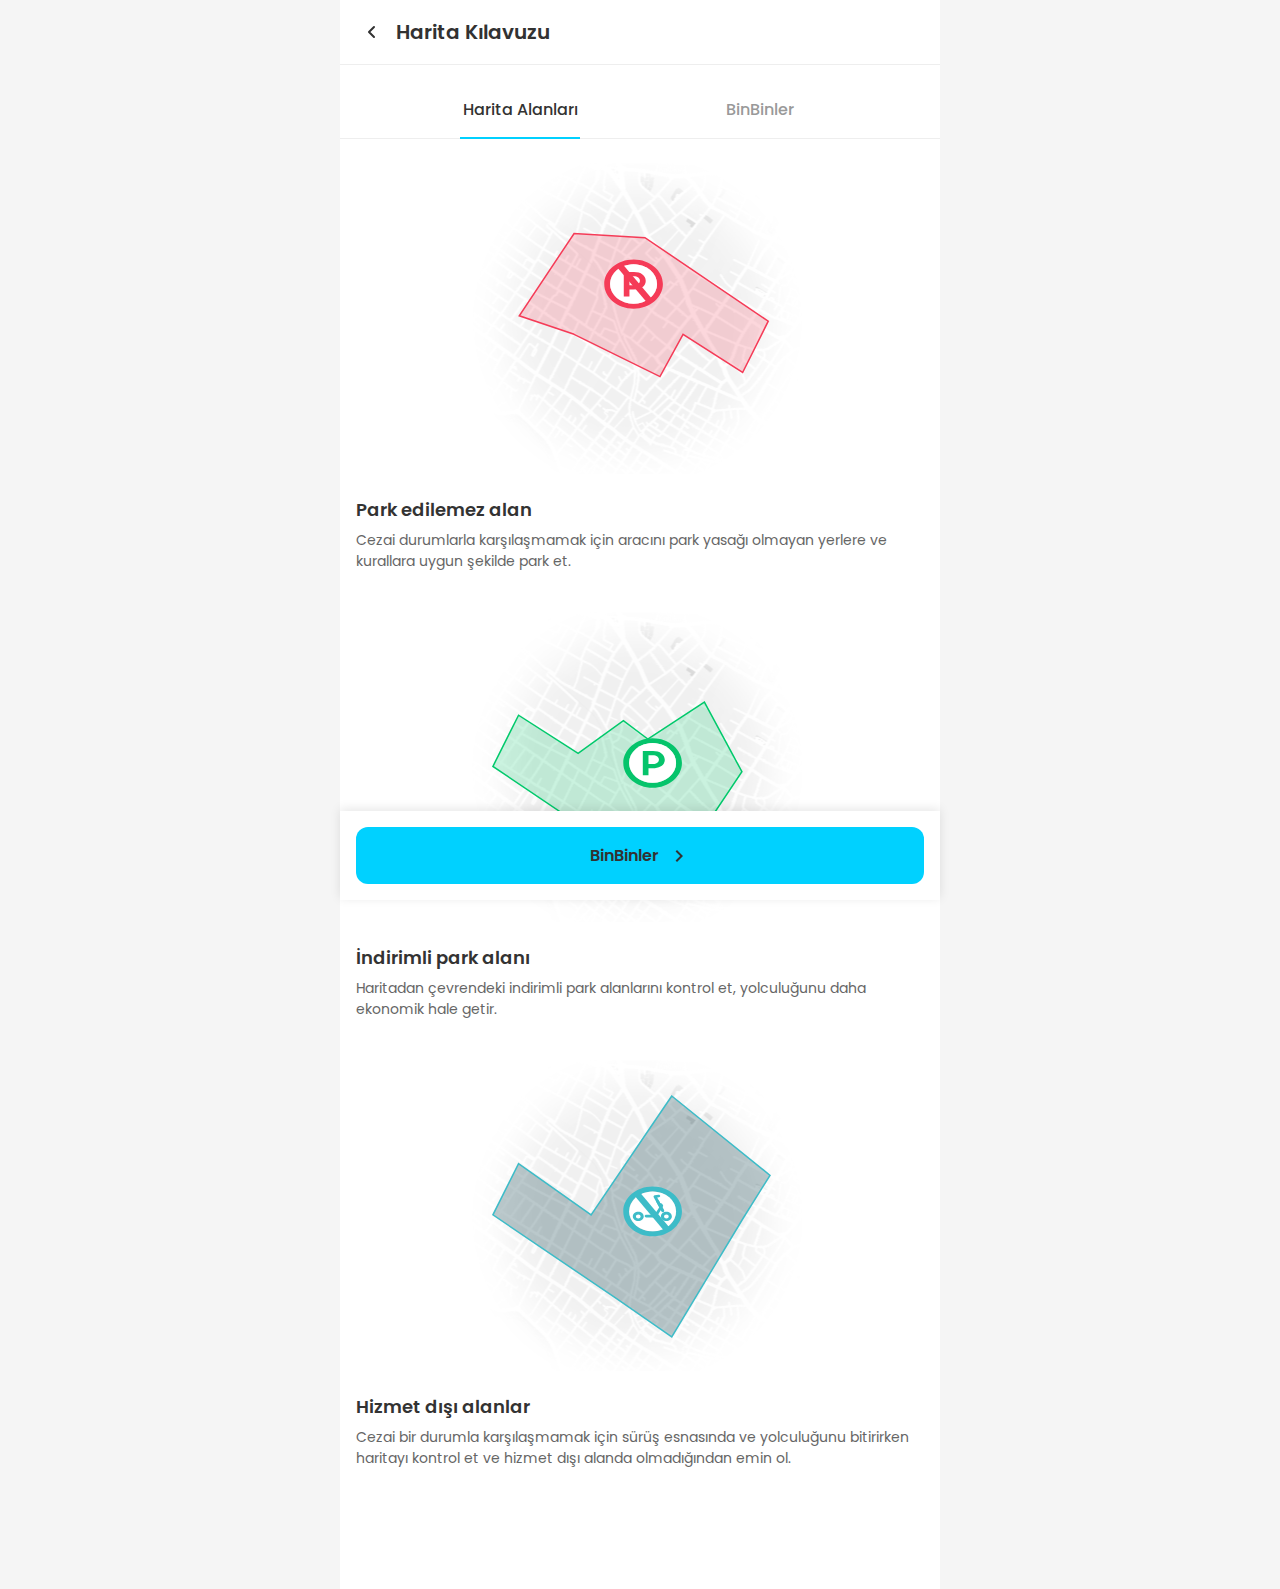
<file: map-guide.html>
<!DOCTYPE html>
<html lang="tr">
<head>
    <meta charset="UTF-8">
    <meta name="viewport" content="width=device-width, initial-scale=1.0, user-scalable=no">
    <title>Harita Kılavuzu</title>
    <link rel="stylesheet" href="styles.css">
</head>
<body>
    <div class="container">
        <header class="header">
            <a href="driving-guide.html" class="back-button">
                <img src="images/back-arrow.svg" alt="Geri" width="24" height="24">
            </a>
            <h1>Harita Kılavuzu</h1>
        </header>

        <!-- Tab Yapısı -->
        <div class="mode-tabs">
            <button class="mode-tab-button active" data-tab="map">Harita Alanları</button>
            <button class="mode-tab-button" data-tab="binbin">BinBinler</button>
        </div>

        <!-- İçerik Alanı -->
        <div class="map-content">
            <!-- Harita Alanları -->
            <div class="map-section active" data-tab="map">
                <div class="map-item">
                    <img src="images/no-parking-area.svg" alt="Park Edilemez Alan" class="map-image">
                    <h2>Park edilemez alan</h2>
                    <p>Cezai durumlarla karşılaşmamak için aracını park yasağı olmayan yerlere ve kurallara uygun şekilde park et.</p>
                </div>

                <div class="map-item">
                    <img src="images/discount-area.svg" alt="İndirimli Park Alanı" class="map-image">
                    <h2>İndirimli park alanı</h2>
                    <p>Haritadan çevrendeki indirimli park alanlarını kontrol et, yolculuğunu daha ekonomik hale getir.</p>
                </div>

                <div class="map-item">
                    <img src="images/no-service-area.svg" alt="Hizmet Dışı Alanlar" class="map-image">
                    <h2>Hizmet dışı alanlar</h2>
                    <p>Cezai bir durumla karşılaşmamak için sürüş esnasında ve yolculuğunu bitirirken haritayı kontrol et ve hizmet dışı alanda olmadığından emin ol.</p>
                </div>
            </div>

            <!-- BinBinler -->
            <div class="map-section" data-tab="binbin">
                <div class="map-item">
                    <img src="images/recommended-binbin.svg" alt="Önerilen BinBin" class="map-image">
                    <h2>Önerilen BinBin</h2>
                    <p>Cezai durumlarla karşılaşmamak için aracını park yasağı olmayan yerlere ve kurallara uygun şekilde park et.</p>
                </div>

                <div class="map-item">
                    <img src="images/discounted-binbin.svg" alt="İndirimli BinBin" class="map-image">
                    <h2>İndirimli BinBin</h2>
                    <p>Çevrendeki indirimli scooter ve mopedler lorem ipsum dolor sit amet consectetur adipisicing elit.</p>
                </div>

                <div class="map-item">
                    <img src="images/recommended-discounted-binbin.svg" alt="Önerilen ve İndirimli BinBin" class="map-image">
                    <h2>Önerilen ve İndirimli BinBin</h2>
                    <p>Hem sana önerilen hem de indirimli scooter ve mopedler ile lorem ipsum dolor sit amet lorem ipsum dolor sit amet.</p>
                </div>
            </div>
        </div>

        <!-- Alt Buton -->
        <div class="fixed-bottom">
            <button class="next-button">
                <span>BinBinler</span>
            </button>
        </div>
    </div>

    <script src="map-guide.js"></script>
</body>
</html>
</file>
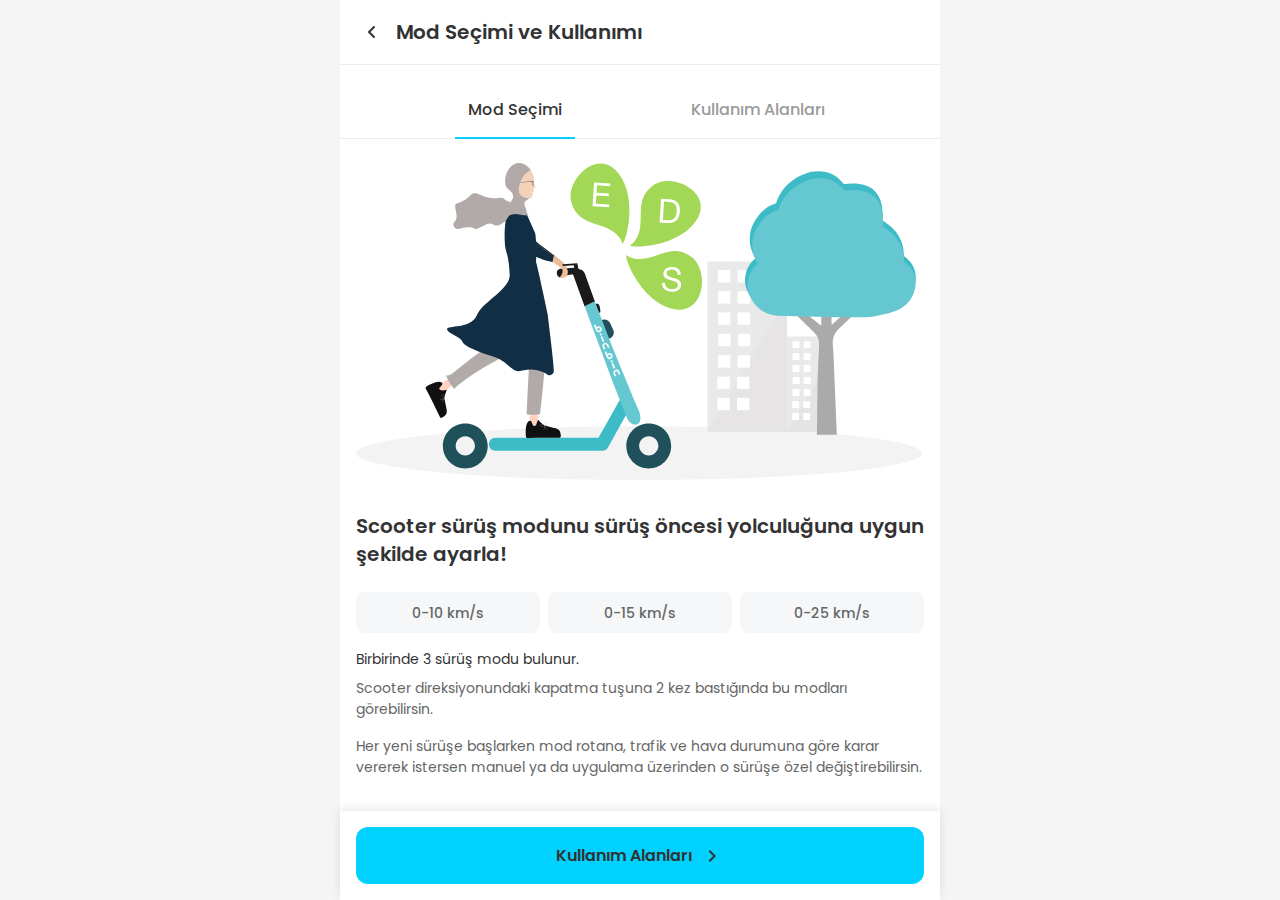
<file: mode-selection.html>
<!DOCTYPE html>
<html lang="tr">
<head>
    <meta charset="UTF-8">
    <meta name="viewport" content="width=device-width, initial-scale=1.0, user-scalable=no">
    <title>Mod Seçimi ve Kullanımı</title>
    <link rel="stylesheet" href="styles.css">
</head>
<body>
    <div class="container">
        <header class="header">
            <a href="driving-guide.html" class="back-button">
                <img src="images/back-arrow.svg" alt="Geri" width="24" height="24">
            </a>
            <h1>Mod Seçimi ve Kullanımı</h1>
        </header>

        <!-- Tab Yapısı -->
        <div class="mode-tabs">
            <button class="mode-tab-button active" data-tab="mod">Mod Seçimi</button>
            <button class="mode-tab-button" data-tab="usage">Kullanım Alanları</button>
        </div>

        <!-- İçerik Alanı -->
        <div class="mode-content">
            <div class="mode-section active" data-tab="mod">
                <img src="images/mode-selection-image.svg" alt="Mod Seçimi" class="mode-image">
                <h2>Scooter sürüş modunu sürüş öncesi yolculuğuna uygun şekilde ayarla!</h2>
                
                <div class="speed-modes">
                    <div class="speed-mode">
                        <span class="speed">0-10 km/s</span>
                    </div>
                    <div class="speed-mode">
                        <span class="speed">0-15 km/s</span>
                    </div>
                    <div class="speed-mode">
                        <span class="speed">0-25 km/s</span>
                    </div>
                </div>

                <p class="mode-info">Birbirinde 3 sürüş modu bulunur.</p>
                <p class="mode-description">Scooter direksiyonundaki kapatma tuşuna 2 kez bastığında bu modları görebilirsin.</p>
                <p class="mode-tip">Her yeni sürüşe başlarken mod rotana, trafik ve hava durumuna göre karar vererek istersen manuel ya da uygulama üzerinden o sürüşe özel değiştirebilirsin.</p>
            </div>
            <div class="mode-section" data-tab="usage">
                <div class="usage-item">
                    <img src="images/eco-mode.svg" alt="ECO Mod" class="usage-image">
                    <h2>ECO Mod hangi sürüş için?</h2>
                    <p>Burada tecrübe, rota, trafik ve hava durumuna göre tercih yapması gerektiğinden bahsedilebilir.</p>
                </div>

                <div class="usage-item">
                    <img src="images/drive-mode.svg" alt="Drive Mod" class="usage-image">
                    <h2>Drive Mod hangi sürüş için?</h2>
                    <p>Burada tecrübe, rota, trafik ve hava durumuna göre tercih yapması gerektiğinden bahsedilebilir.</p>
                </div>

                <div class="usage-item">
                    <img src="images/sport-mode.svg" alt="Sport Mod" class="usage-image">
                    <h2>Drive Mod hangi sürüş için?</h2>
                    <p>Burada tecrübe, rota, trafik ve hava durumuna göre tercih yapması gerektiğinden bahsedilebilir.</p>
                </div>
            </div>
        </div>

        <!-- Alt Buton -->
        <div class="fixed-bottom">
            <button class="next-button">
                <span>Kullanım Alanları</span>
            </button>
        </div>
    </div>

    <script src="mode-selection.js"></script>
</body>
</html>
</file>
<file: styles.css>
* {
    margin: 0;
    padding: 0;
    box-sizing: border-box;
}

/* Font tanımlamaları */
@font-face {
    font-family: 'Poppins';
    src: url('fonts/Poppins-Regular.ttf') format('truetype');
    font-weight: 400;
    font-style: normal;
}

@font-face {
    font-family: 'Poppins';
    src: url('fonts/Poppins-Medium.ttf') format('truetype');
    font-weight: 500;
    font-style: normal;
}

@font-face {
    font-family: 'Poppins';
    src: url('fonts/Poppins-SemiBold.ttf') format('truetype');
    font-weight: 600;
    font-style: normal;
}

@font-face {
    font-family: 'Poppins';
    src: url('fonts/Poppins-Bold.ttf') format('truetype');
    font-weight: 700;
    font-style: normal;
}

body {
    font-family: 'Poppins', -apple-system, BlinkMacSystemFont, 'Segoe UI', Roboto, sans-serif;
    background-color: #f5f5f5;
}

.container {
    max-width: 600px;
    margin: 0 auto;
    background-color: white;
    min-height: 100vh;
}

.header {
    display: flex;
    align-items: center;
    padding: 16px;
    border-bottom: 1px solid #eee;
}

.back-button {
    background: none;
    border: none;
    padding: 4px;
    margin-right: 8px;
    cursor: pointer;
    display: flex;
    align-items: center;
    justify-content: center;
}

.header h1 {
    font-size: 20px;
    font-weight: 600;
    color: #323232;
}

.support-card {
    display: flex;
    align-items: center;
    padding: 16px;
    margin: 16px;
    background-color: white;
    border-radius: 12px;
    border: 1px solid #323232;
}

.support-icon {
    margin-right: 16px;
}

.support-content {
    flex: 1;
}

.support-content h2 {
    font-size: 18px;
    font-weight: 600;
    margin-bottom: 4px;
}

.support-content p {
    color: #666;
    font-size: 14px;
    font-weight: 400;
}

.arrow-icon {
    color: #999;
}

.support-nav {
    padding: 0 16px;
}

.nav-item {
    display: flex;
    justify-content: space-between;
    align-items: center;
    padding: 16px 0;
    border-bottom: 1px solid #eee;
    text-decoration: none;
    color: inherit;
}

.nav-item:last-child {
    border-bottom: none;
}

.nav-item span {
    font-size: 16px;
    font-weight: 500;
}

@media (max-width: 600px) {
    .container {
        max-width: 100%;
    }
}

/* Sürüş Rehberi Stilleri */
.guide-list {
    padding: 16px;
}

.guide-item {
    display: flex;
    align-items: center;
    padding: 16px;
    border-bottom: 1px solid #eee;
    text-decoration: none;
    color: inherit;
}

.guide-icon {
    margin-right: 16px;
    display: flex;
    align-items: center;
    justify-content: center;
    width: 24px;
    height: 24px;
}

.guide-icon img {
    width: 100%;
    height: 100%;
    object-fit: contain;
}

.guide-content {
    flex: 1;
}

.guide-content h2 {
    font-size: 16px;
    font-weight: 600;
    color: #333;
    margin-bottom: 4px;
}

.guide-content p {
    font-size: 14px;
    color: #666;
    line-height: 1.4;
}

.guide-arrow {
    margin-left: 16px;
}

/* Tab Yapısı */
.tabs {
    display: flex;
    padding: 8px;
    gap: 8px;
    position: relative;
    background: #F3F9F9;
    border-radius: 12px;
    margin: 16px 20px 0 20px;
}

.tab-button {
    flex: 1;
    padding: 12px;
    border: none;
    border-radius: 8px;
    font-size: 14px;
    background: transparent;
    cursor: pointer;
    font-family: 'Poppins', sans-serif;
    font-weight: 600;
    position: relative;
    z-index: 2;
    color: #323232;
}

.tab-button.active {
    color: #323232;
}

/* Tab slider arka planı */
.tab-background {
    position: absolute;
    top: 0;
    left: 0;
    right: 0;
    bottom: 0;
    padding: 5px 6px;
}

.tab-slider {
    position: absolute;
    width: calc(33.6% - 6px);
    height: calc(100% - 10px);
    background: #00DFF4;
    border-radius: 8px;
    transition: transform 0.3s ease;
    top: 5px;
}

/* İkinci tab aktif olduğunda slider'ı kaydır */
.tab-button:nth-child(2).active ~ .tab-background .tab-slider {
    transform: translateX(calc(100%));
}

/* İçerik Alanı */
.rules-content {
    padding: 24px 16px;
    overflow-y: auto;
    padding-bottom: 80px;
    display: none;
}

.rules-content.active {
    display: block;
}

.rules-section {
    display: none;
}

.rules-section.active {
    display: block;
}

.rule-item {
    margin-bottom: 40px;
    text-align: left;
}

.rule-image {
    width: 100%;
    height: auto;
    margin-bottom: 16px;
    border-radius: 8px;
}

.rule-item h2 {
    font-size: 18px;
    font-weight: 600;
    margin-bottom: 8px;
    color: #333;
    line-height: 1.4;
}

.rule-item p {
    font-size: 14px;
    color: #666;
    line-height: 1.5;
}

/* Alt Tab Menüsü */
.sub-tabs {
    display: flex;
    padding: 0;
    margin-top: 24px;
    border-bottom: 1px solid #eee;
    justify-content: space-evenly;
}

.sub-tab-button {
    border: none;
    background: none;
    padding: 12px 0;
    font-size: 16px;
    font-weight: 500;
    color: #999;
    position: relative;
    cursor: pointer;
    font-family: 'Poppins', sans-serif;
    min-width: 120px;
    text-align: center;
}

.sub-tab-button.active {
    color: #333;
}

.sub-tab-button.active::after {
    content: '';
    position: absolute;
    bottom: -1px;
    left: 0;
    right: 0;
    height: 2px;
    background: #00D1FF;
}

/* Alt Buton */
.fixed-bottom {
    position: fixed;
    bottom: 0;
    left: 0;
    right: 0;
    background: white;
    padding: 16px;
    box-shadow: 0 -2px 10px rgba(0, 0, 0, 0.1);
    max-width: 600px;
    margin: 0 auto;
}

.next-button {
    width: 100%;
    padding: 16px;
    border: none;
    border-radius: 12px;
    background: #00D1FF;
    color: #323232;
    font-size: 16px;
    cursor: pointer;
    font-family: 'Poppins', sans-serif;
    font-weight: 600;
    display: flex;
    align-items: center;
    justify-content: center;
    gap: 8px;
}

.next-button::after {
    content: '';
    width: 24px;
    height: 24px;
    background-image: url("data:image/svg+xml,%3Csvg width='24' height='24' viewBox='0 0 24 24' fill='none' xmlns='http://www.w3.org/2000/svg'%3E%3Cpath d='M8.59 16.59L13.17 12 8.59 7.41 10 6l6 6-6 6-1.41-1.41z' fill='%23323232'/%3E%3C/svg%3E");
    background-repeat: no-repeat;
    background-position: center;
}

/* Mod Seçimi Sayfası Stilleri */
.mode-content {
    padding: 24px 16px;
    text-align: left;
}

.mode-section {
    display: none;
}

.mode-section.active {
    display: block;
}

.mode-image {
    width: 100%;
    height: auto;
    margin-bottom: 24px;
}

.mode-section h2 {
    font-size: 20px;
    font-weight: 600;
    color: #333;
    line-height: 1.4;
    margin-bottom: 24px;
}

.speed-modes {
    display: flex;
    gap: 8px;
    margin-bottom: 16px;
}

.speed-mode {
    flex: 1;
    padding: 8px;
    background: #F5F7F9;
    border-radius: 8px;
    text-align: center;
}

.speed {
    font-size: 14px;
    font-weight: 500;
    color: #666;
}

.mode-info {
    font-size: 14px;
    color: #333;
    margin-bottom: 8px;
}

.mode-description {
    font-size: 14px;
    color: #666;
    margin-bottom: 16px;
}

.mode-tip {
    font-size: 14px;
    color: #666;
    line-height: 1.5;
}

/* Tab Yapısı - Mod Seçimi Sayfası için */
.mode-tabs {
    display: flex;
    padding: 0;
    margin-top: 16px;
    border-bottom: 1px solid #eee;
    background: white;
    justify-content: space-evenly;
}

.mode-tab-button {
    border: none;
    background: none;
    padding: 16px 0;
    font-size: 16px;
    font-weight: 500;
    color: #999;
    position: relative;
    cursor: pointer;
    font-family: 'Poppins', sans-serif;
    min-width: 120px;
    text-align: center;
}

.mode-tab-button.active {
    color: #333;
}

.mode-tab-button.active::after {
    content: '';
    position: absolute;
    bottom: -1px;
    left: 0;
    right: 0;
    height: 2px;
    background: #00D1FF;
}

/* Kullanım Alanları Stilleri */
.usage-item {
    margin-bottom: 40px;
}

.usage-image {
    width: 100%;
    height: auto;
    margin-bottom: 16px;
}

.usage-item h2 {
    font-size: 18px;
    font-weight: 600;
    color: #333;
    margin-bottom: 8px;
    line-height: 1.4;
}

.usage-item p {
    font-size: 14px;
    color: #666;
    line-height: 1.5;
}

/* Harita Kılavuzu Stilleri */
.map-content {
    padding: 24px 16px;
    text-align: left;
    padding-bottom: 80px;
}

.map-section {
    display: none;
}

.map-section.active {
    display: block;
}

.map-item {
    margin-bottom: 40px;
}

.map-image {
    width: 100%;
    height: auto;
    margin-bottom: 16px;
}

.map-item h2 {
    font-size: 18px;
    font-weight: 600;
    color: #333;
    margin-bottom: 8px;
    line-height: 1.4;
}

.map-item p {
    font-size: 14px;
    color: #666;
    line-height: 1.5;
}

/* Sıkça Sorulan Sorular Stilleri */
.search-container {
    padding: 16px;
}

.search-box {
    display: flex;
    align-items: center;
    background: #F5F7F9;
    border-radius: 12px;
    padding: 12px 16px;
}

.search-icon {
    width: 24px;
    height: 24px;
    margin-right: 12px;
}

.search-input {
    border: none;
    background: none;
    flex: 1;
    font-size: 16px;
    color: #323232;
    font-family: 'Poppins', sans-serif;
}

.search-input::placeholder {
    color: #999;
}

.vehicle-selection {
    padding: 0 16px;
}

.vehicle-option {
    display: flex;
    align-items: center;
    padding: 16px;
    background: white;
    border-radius: 12px;
    margin-bottom: 12px;
    box-shadow: 0 2px 8px rgba(0, 0, 0, 0.05);
}

.vehicle-icon {
    width: 24px;
    height: 24px;
    margin-right: 12px;
}

.vehicle-option span {
    flex: 1;
    font-size: 16px;
    font-weight: 500;
    color: #323232;
}

.chevron-icon {
    width: 24px;
    height: 24px;
}

.common-topics {
    padding: 24px 16px;
}

.common-topics h2 {
    font-size: 20px;
    font-weight: 600;
    color: #323232;
    margin-bottom: 16px;
}

.faq-list {
    display: flex;
    flex-direction: column;
    gap: 12px;
}

.faq-item {
    border-bottom: 1px solid #eee;
    padding-bottom: 12px;
}

.faq-question {
    display: flex;
    justify-content: space-between;
    align-items: flex-start;
    gap: 16px;
    cursor: pointer;
}

.faq-question span {
    font-size: 16px;
    color: #323232;
    line-height: 1.4;
}

/* Filtre Sekmeleri Stilleri (faq-details.html) */
.filter-tabs {
    display: flex;
    padding: 16px;
    gap: 8px;
    overflow-x: auto; /* Yatay kaydırma */
    white-space: nowrap; /* Sekmelerin yan yana kalmasını sağlar */
    -webkit-overflow-scrolling: touch; /* iOS için yumuşak kaydırma */
    scrollbar-width: none; /* Firefox için kaydırma çubuğunu gizle */
}

/* Kaydırma çubuğunu gizle (Chrome, Safari, Edge) */
.filter-tabs::-webkit-scrollbar {
    display: none;
}

.filter-tab {
    padding: 8px 16px;
    border: 1px solid #eee; 
    border-radius: 8px;
    background-color: #f5f7f9;
    color: #666;
    font-size: 14px;
    font-weight: 500;
    cursor: pointer;
    font-family: 'Poppins', sans-serif;
    transition: background-color 0.3s, color 0.3s, border-color 0.3s;
    flex-shrink: 0; /* Sekmelerin küçülmesini engelle */
}

.filter-tab.active {
    background-color: #00D1FF;
    color: #323232;
    border-color: #00D1FF;
}

/* Araç tipine göre aktif sekme renkleri */
.vehicle-scooter .filter-tab.active {
    background-color: #00DFF4;
    border-color: #00DFF4;
}

.vehicle-moped .filter-tab.active {
    background-color: #15B1FF;
    border-color: #15B1FF;
}

.vehicle-ebike .filter-tab.active {
    background-color: #3DBCC8;
    border-color: #3DBCC8;
}

/* FAQ Detay Listesi Stilleri */
.faq-list-details {
    padding: 16px;
}

.faq-list-details .faq-item {
    border-bottom: 1px solid #eee;
    padding-bottom: 16px;
    margin-bottom: 16px;
}

.faq-list-details .faq-item:last-child {
    border-bottom: none;
    margin-bottom: 0;
}

.faq-list-details .faq-question {
    display: flex;
    justify-content: space-between;
    align-items: flex-start;
    gap: 16px;
    cursor: pointer;
    margin-bottom: 8px; /* Soru ile cevap arasına boşluk */
}

.faq-list-details .faq-question span {
    font-size: 16px;
    color: #323232;
    line-height: 1.4;
    flex: 1;
}

.faq-list-details .chevron-icon {
    width: 24px;
    height: 24px;
    transition: transform 0.3s ease;
}

.faq-list-details .faq-answer {
    padding-left: 0; /* Gerekirse sola hizalama için */
    color: #666;
    font-size: 14px;
    line-height: 1.5;
    /* display: none; JS ile yönetilecek */
}

.faq-list-details .faq-answer p {
    margin-bottom: 8px;
}

.faq-list-details .faq-answer p:last-child {
    margin-bottom: 0;
}

/* FAQ Item Active Durumu (ikon dönüşümü için) */
.faq-list-details .faq-item.active .chevron-icon {
    transform: rotate(90deg);
}

/* Ortak Konular Listesi Stilleri (faq.html) */
.common-topics .faq-list {
    padding-top: 16px;
}

.common-topics .faq-item {
    border-bottom: 1px solid #eee;
    padding-bottom: 12px;
    margin-bottom: 12px;
}

.common-topics .faq-item:last-child {
    border-bottom: none;
    margin-bottom: 0;
}

.common-topics .faq-question {
    display: flex;
    justify-content: space-between;
    align-items: flex-start;
    gap: 16px;
    cursor: pointer;
}

.common-topics .faq-question span {
    font-size: 16px;
    color: #323232;
    line-height: 1.4;
    flex: 1;
}

.common-topics .chevron-icon {
    width: 24px;
    height: 24px;
    transition: transform 0.3s ease;
}

.common-topics .faq-item.active .chevron-icon {
    transform: rotate(90deg);
}
</file>
<file: how-to-use.css>
* {
    margin: 0;
    padding: 0;
    box-sizing: border-box;
}

body {
    font-family: 'Poppins', -apple-system, BlinkMacSystemFont, 'Segoe UI', Roboto, sans-serif;
    background-color: #ffffff;
    height: 100%;
    overflow-y: auto;
}

.container {
    max-width: 600px;
    margin: 0 auto;
    background-color: #ffffff;
    min-height: 100%;
    position: relative;
    padding-bottom: 160px;
}

.header {
    display: flex;
    align-items: center;
    padding: 16px;
    border-bottom: 1px solid #eee;
}

.back-button {
    background: none;
    border: none;
    padding: 4px;
    margin-right: 8px;
    cursor: pointer;
    display: flex;
    align-items: center;
    justify-content: center;
}

.header h1 {
    font-size: 20px;
    font-weight: 600;
    color: #323232;
}

.tabs {
    display: flex;
    padding: 8px;
    gap: 8px;
    position: relative;
    background: #F3F9F9;
    border-radius: 12px;
    margin: 16px 20px 0 20px;
}

.tab-button {
    flex: 1;
    padding: 12px;
    border: none;
    border-radius: 8px;
    font-size: 14px;
    background: transparent;
    cursor: pointer;
    font-family: 'Poppins', sans-serif;
    font-weight: 600;
    position: relative;
    z-index: 2;
    color: #323232;
}

.tab-button.active {
    color: #323232;
}

/* Tab slider arka planı */
.tab-background {
    position: absolute;
    top: 0;
    left: 0;
    right: 0;
    bottom: 0;
    padding: 5px 6px;
}

.tab-slider {
    position: absolute;
    width: calc(33.6% - 6px);
    height: calc(100% - 10px);
    background: #00DFF4;
    border-radius: 8px;
    transition: all 0.3s ease;
    top: 5px;
    left: 6px;
}

/* İkinci tab aktif olduğunda slider'ı kaydır */
.tab-button[data-tab="moped"].active ~ .tab-background .tab-slider {
    transform: translateX(100%);
    background: #15B1FF !important;
}

/* Üçüncü tab aktif olduğunda slider'ı kaydır */
.tab-button[data-tab="ebike"].active ~ .tab-background .tab-slider {
    transform: translateX(200%);
    background: #3DBCC8 !important;
}

.slider-container {
    position: relative;
    flex: 1;
    overflow-y: visible;
    overflow-x: hidden;
    padding-top: 16px;
    height: auto;
}

.slide-dots {
    display: flex;
    justify-content: flex-start;
    gap: 8px;
    position: fixed;
    left: 0;
    right: 0;
    bottom: calc(80px + 32px);
    z-index: 2;
    background: white;
    padding: 16px;
    max-width: 600px;
    margin: 0 auto;
    border-radius: 12px 12px 0 0;
}

.dot {
    width: 6px;
    height: 6px;
    border-radius: 50%;
    background: rgba(50, 50, 50, 0.7);
    transition: all 0.3s ease;
}

.dot.active {
    width: 24px;
    height: 6px;
    border-radius: 3px;
    background: #323232;
}

.next-button {
    width: 100%;
    padding: 16px;
    border: none;
    border-radius: 8px;
    background: #00D1FF;
    color: #323232;
    font-size: 16px;
    cursor: pointer;
    font-family: 'Poppins', sans-serif;
    font-weight: 600;
}

/* Sola kaydırma animasyonu */
.slide.slide-prev {
    animation: slideOut 0.3s ease-in-out;
}

@keyframes slideOut {
    from {
        opacity: 1;
        transform: translateX(0);
    }
    to {
        opacity: 0;
        transform: translateX(-100%);
    }
}

/* Sabit alt kısım */
.fixed-bottom {
    position: fixed;
    bottom: 0;
    left: 0;
    right: 0;
    background: white;
    padding: 16px;
    max-width: 600px;
    margin: 0 auto;
    z-index: 3;
}

/* Font tanımlamaları */
@font-face {
    font-family: 'Poppins';
    src: url('fonts/Poppins-Regular.ttf') format('truetype');
    font-weight: 400;
    font-style: normal;
}

@font-face {
    font-family: 'Poppins';
    src: url('fonts/Poppins-Medium.ttf') format('truetype');
    font-weight: 500;
    font-style: normal;
}

@font-face {
    font-family: 'Poppins';
    src: url('fonts/Poppins-SemiBold.ttf') format('truetype');
    font-weight: 600;
    font-style: normal;
}

@font-face {
    font-family: 'Poppins';
    src: url('fonts/Poppins-Bold.ttf') format('truetype');
    font-weight: 700;
    font-style: normal;
}

/* Son sayfa stilleri */
.final-slide {
    padding: 24px;
    text-align: left;
}

.final-title {
    font-size: 24px;
    font-weight: 600;
    margin-bottom: 32px;
    color: #333;
    padding: 0 16px;
    line-height: 1.3;
    text-align: left;
}

.safety-rules {
    display: flex;
    flex-direction: column;
    gap: 32px;
    padding: 0 12px;
}

.safety-rule {
    display: flex;
    align-items: flex-start;
    gap: 16px;
    text-align: left;
}

.rule-icon {
    width: 40px;
    height: 40px;
    object-fit: contain;
    margin-top: 4px;
}

.rule-content {
    flex: 1;
    margin-top: 8px;
}

.rule-content h3 {
    font-size: 16px;
    font-weight: 600;
    margin-bottom: 4px;
    color: #333;
    line-height: 1.3;
    text-align: left;
}

.rule-content p {
    font-size: 14px;
    color: #666;
    line-height: 1.4;
    opacity: 0.8;
    text-align: left;
}

/* Son sayfada dots'ları gizle */
.slider-container.final-slide-active .slide-dots {
    display: none;
}

/* Son sayfada buton metnini değiştir */
.final-slide-active .next-button {
    background-color: #00D1FF;
}

.slider {
    padding: 24px;
    text-align: left;
    display: none;
    animation: slideIn 0.3s ease-in-out;
    touch-action: pan-y;
    min-height: 100%;
}

.slider.active {
    display: block;
}

.slide.active {
    display: block;
}

.slide {
    display: none;
}

@keyframes slideIn {
    from {
        opacity: 0;
        transform: translateX(100%);
    }
    to {
        opacity: 1;
        transform: translateX(0);
    }
}

.slide-content {
    margin-bottom: 24px;
    padding: 0 16px;
}

.slide-image {
    max-width: 100%;
    height: auto;
    margin-bottom: 24px;
    max-height: 250px;
    object-fit: contain;
    display: block;
    margin-left: auto;
    margin-right: auto;
}

.slide-content h2 {
    font-size: 20px;
    font-weight: 600;
    margin-bottom: 16px;
    line-height: 1.4;
    text-align: left;
    margin-top: 24px;
}

.slide-content p {
    color: #666;
    font-size: 16px;
    font-weight: 400;
    line-height: 1.5;
    text-align: left;
}

@media screen and (max-width: 768px) {
    .container {
        padding-bottom: 140px;
    }
    
    .slider-container {
        padding-bottom: 0;
    }
    
    .slide-image {
        max-height: 200px;
    }
    
    .slide-content h2 {
        font-size: 18px;
        margin-top: 16px;
    }
    
    .slide-content p {
        font-size: 14px;
    }
}

@media screen and (max-width: 600px) {
    .slide-dots {
        padding-left: 16px;
    }
}
</file>
